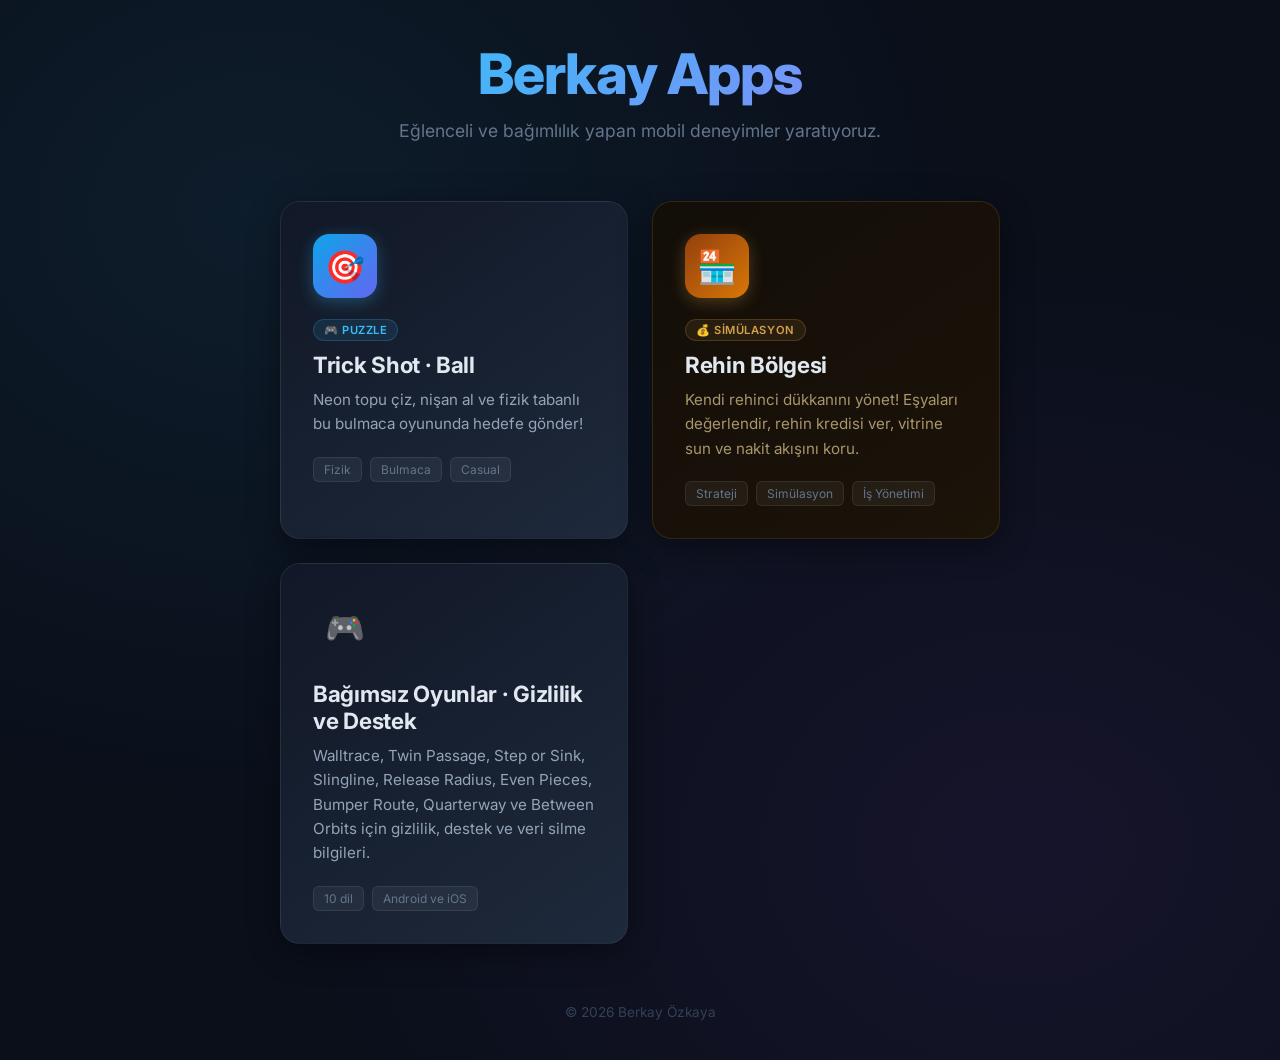
<file: index.html>
<!DOCTYPE html>
<html lang="tr">
<head>
    <meta charset="UTF-8">
    <meta name="viewport" content="width=device-width, initial-scale=1.0">
    <title>Berkay Apps</title>
    <meta name="description" content="Berkay Apps tarafından geliştirilen mobil oyunlar. Eğlenceli ve bağımlılık yapan deneyimler.">
    <link rel="preconnect" href="https://fonts.googleapis.com">
    <link href="https://fonts.googleapis.com/css2?family=Inter:wght@400;600;700;800&display=swap" rel="stylesheet">
    <style>
        * {
            margin: 0;
            padding: 0;
            box-sizing: border-box;
        }

        body {
            font-family: 'Inter', 'Segoe UI', Tahoma, Geneva, Verdana, sans-serif;
            background-color: #0a0f1a;
            color: #f8fafc;
            min-height: 100vh;
            display: flex;
            flex-direction: column;
            align-items: center;
            justify-content: center;
            padding: 40px 20px;
            background-image:
                radial-gradient(ellipse at 20% 20%, rgba(56, 189, 248, 0.08) 0%, transparent 50%),
                radial-gradient(ellipse at 80% 80%, rgba(168, 85, 247, 0.08) 0%, transparent 50%);
        }

        header {
            text-align: center;
            margin-bottom: 60px;
        }

        h1 {
            font-size: clamp(2rem, 5vw, 3.5rem);
            font-weight: 800;
            background: linear-gradient(135deg, #38bdf8, #818cf8);
            -webkit-background-clip: text;
            -webkit-text-fill-color: transparent;
            background-clip: text;
            margin-bottom: 12px;
            letter-spacing: -1px;
        }

        header p {
            font-size: 1.1rem;
            color: #64748b;
            max-width: 500px;
            margin: 0 auto;
        }

        .apps-grid {
            display: grid;
            grid-template-columns: repeat(auto-fit, minmax(300px, 1fr));
            gap: 24px;
            width: 100%;
            max-width: 720px;
        }

        .app-card {
            background: linear-gradient(145deg, #111827, #1e293b);
            padding: 32px;
            border-radius: 20px;
            box-shadow: 0 8px 32px rgba(0, 0, 0, 0.4);
            border: 1px solid rgba(255, 255, 255, 0.06);
            transition: transform 0.3s ease, box-shadow 0.3s ease, border-color 0.3s ease;
            position: relative;
            overflow: hidden;
            text-decoration: none;
            display: block;
            cursor: pointer;
        }

        .app-card::before {
            content: '';
            position: absolute;
            top: 0;
            left: 0;
            right: 0;
            height: 2px;
            background: linear-gradient(90deg, transparent, var(--accent-color, #38bdf8), transparent);
            opacity: 0;
            transition: opacity 0.3s ease;
        }

        .app-card:hover {
            transform: translateY(-6px);
            box-shadow: 0 20px 48px rgba(0, 0, 0, 0.5);
            border-color: var(--accent-color, #38bdf8);
        }

        .app-card:hover::before {
            opacity: 1;
        }

        .app-card.trick-shot {
            --accent-color: #38bdf8;
        }

        .app-card.rehin {
            --accent-color: #d4a04a;
            background: linear-gradient(145deg, #120e08, #1c1309);
            border-color: rgba(212, 160, 74, 0.15);
        }

        .app-icon {
            width: 64px;
            height: 64px;
            border-radius: 16px;
            display: flex;
            align-items: center;
            justify-content: center;
            font-size: 32px;
            margin-bottom: 20px;
        }

        .trick-shot .app-icon {
            background: linear-gradient(135deg, #0ea5e9, #6366f1);
            box-shadow: 0 4px 16px rgba(56, 189, 248, 0.3);
        }

        .rehin .app-icon {
            background: linear-gradient(135deg, #92400e, #d97706);
            box-shadow: 0 4px 16px rgba(212, 160, 74, 0.3);
        }

        .app-badge {
            display: inline-flex;
            align-items: center;
            gap: 4px;
            font-size: 0.7rem;
            font-weight: 600;
            letter-spacing: 0.05em;
            text-transform: uppercase;
            padding: 3px 10px;
            border-radius: 20px;
            margin-bottom: 10px;
        }

        .trick-shot .app-badge {
            background: rgba(56, 189, 248, 0.1);
            color: #38bdf8;
            border: 1px solid rgba(56, 189, 248, 0.2);
        }

        .rehin .app-badge {
            background: rgba(212, 160, 74, 0.1);
            color: #d4a04a;
            border: 1px solid rgba(212, 160, 74, 0.2);
        }

        .app-title {
            font-size: 1.4rem;
            font-weight: 700;
            margin-bottom: 10px;
            color: #e2e8f0;
            letter-spacing: -0.3px;
        }

        .app-desc {
            color: #94a3b8;
            font-size: 0.95rem;
            line-height: 1.6;
            margin-bottom: 20px;
        }

        .rehin .app-desc {
            color: #a8956b;
        }

        .app-tags {
            display: flex;
            flex-wrap: wrap;
            gap: 8px;
        }

        .tag {
            font-size: 0.75rem;
            padding: 4px 10px;
            border-radius: 6px;
            background: rgba(255,255,255,0.05);
            color: #64748b;
            border: 1px solid rgba(255,255,255,0.08);
        }

        footer {
            margin-top: 60px;
            text-align: center;
            color: #334155;
            font-size: 0.85rem;
        }

        footer a {
            color: #475569;
            text-decoration: none;
            transition: color 0.2s;
        }

        footer a:hover {
            color: #94a3b8;
        }
    </style>
</head>
<body>

    <header>
        <h1>Berkay Apps</h1>
        <p>Eğlenceli ve bağımlılık yapan mobil deneyimler yaratıyoruz.</p>
    </header>

    <div class="apps-grid">

        <!-- Trick Shot -->
        <div class="app-card trick-shot">
            <div class="app-icon">🎯</div>
            <div class="app-badge">🎮 Puzzle</div>
            <div class="app-title">Trick Shot · Ball</div>
            <div class="app-desc">Neon topu çiz, nişan al ve fizik tabanlı bu bulmaca oyununda hedefe gönder!</div>
            <div class="app-tags">
                <span class="tag">Fizik</span>
                <span class="tag">Bulmaca</span>
                <span class="tag">Casual</span>
            </div>
        </div>

        <!-- Rehin Bölgesi -->
        <a href="https://berkayozkya.github.io/pawn/" class="app-card rehin">
            <div class="app-icon">🏪</div>
            <div class="app-badge">💰 Simülasyon</div>
            <div class="app-title">Rehin Bölgesi</div>
            <div class="app-desc">Kendi rehinci dükkanını yönet! Eşyaları değerlendir, rehin kredisi ver, vitrine sun ve nakit akışını koru.</div>
            <div class="app-tags">
                <span class="tag">Strateji</span>
                <span class="tag">Simülasyon</span>
                <span class="tag">İş Yönetimi</span>
            </div>
        </a>

        <a href="./arcade-privacy/" class="app-card">
            <div class="app-icon" aria-hidden="true">🎮</div>
            <div class="app-title">Bağımsız Oyunlar · Gizlilik ve Destek</div>
            <div class="app-desc">Walltrace, Twin Passage, Step or Sink, Slingline, Release Radius, Even Pieces, Bumper Route, Quarterway ve Between Orbits için gizlilik, destek ve veri silme bilgileri.</div>
            <div class="app-tags"><span class="tag">10 dil</span><span class="tag">Android ve iOS</span></div>
        </a>
    </div>

    <footer>
        <p>© 2026 Berkay Özkaya</p>
    </footer>

</body>
</html>
</file>
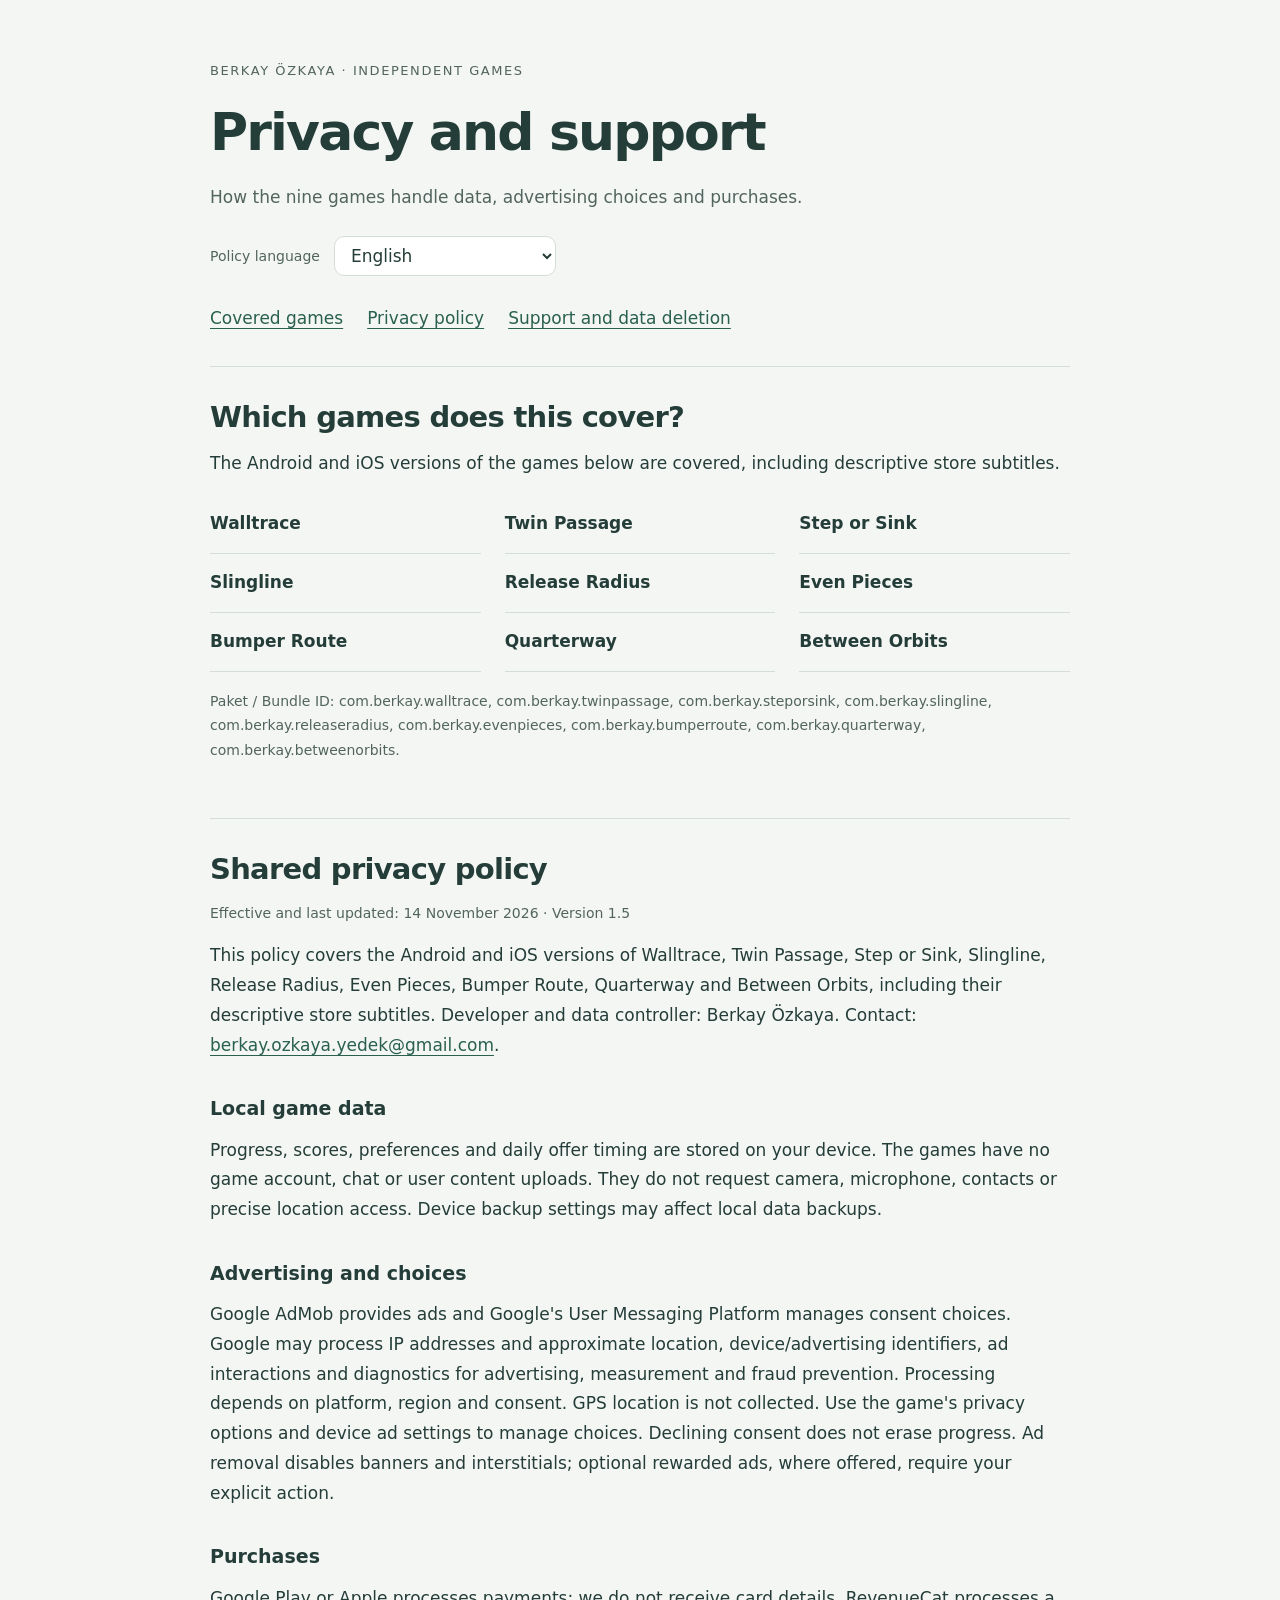
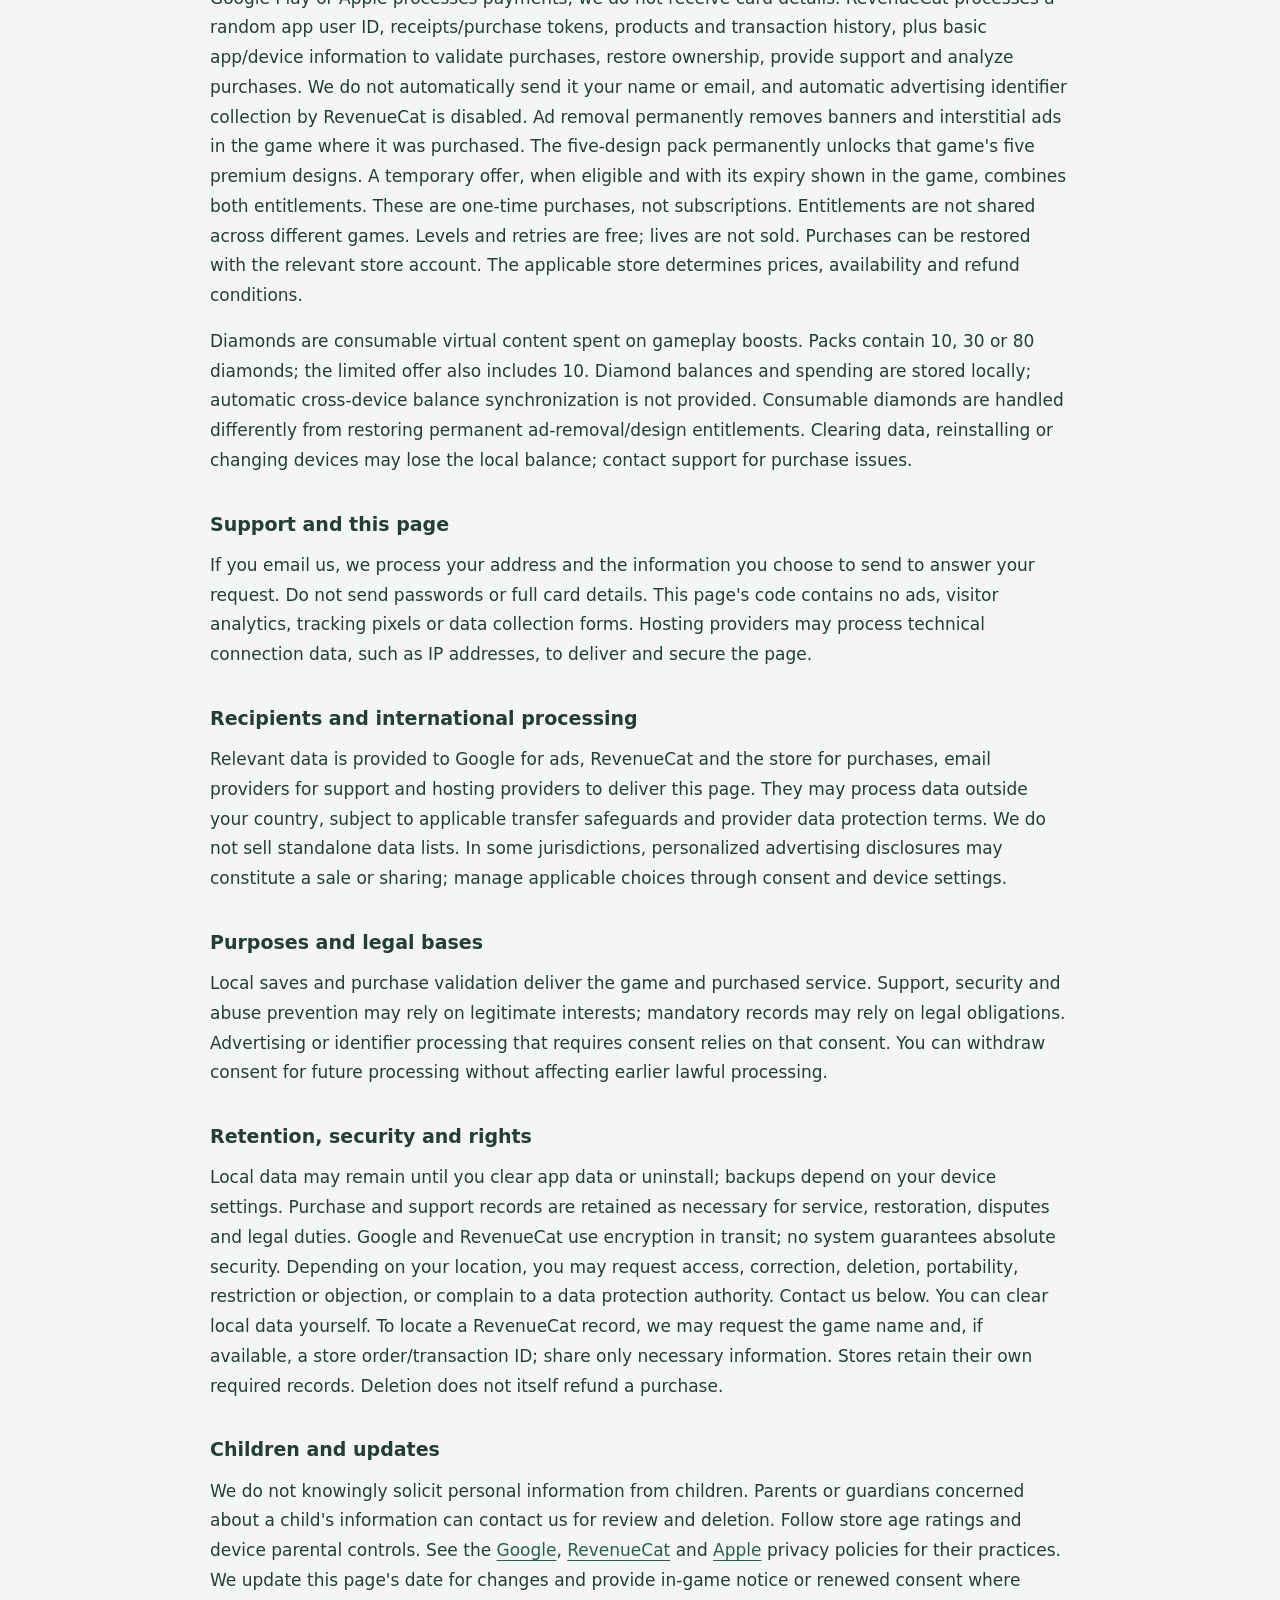
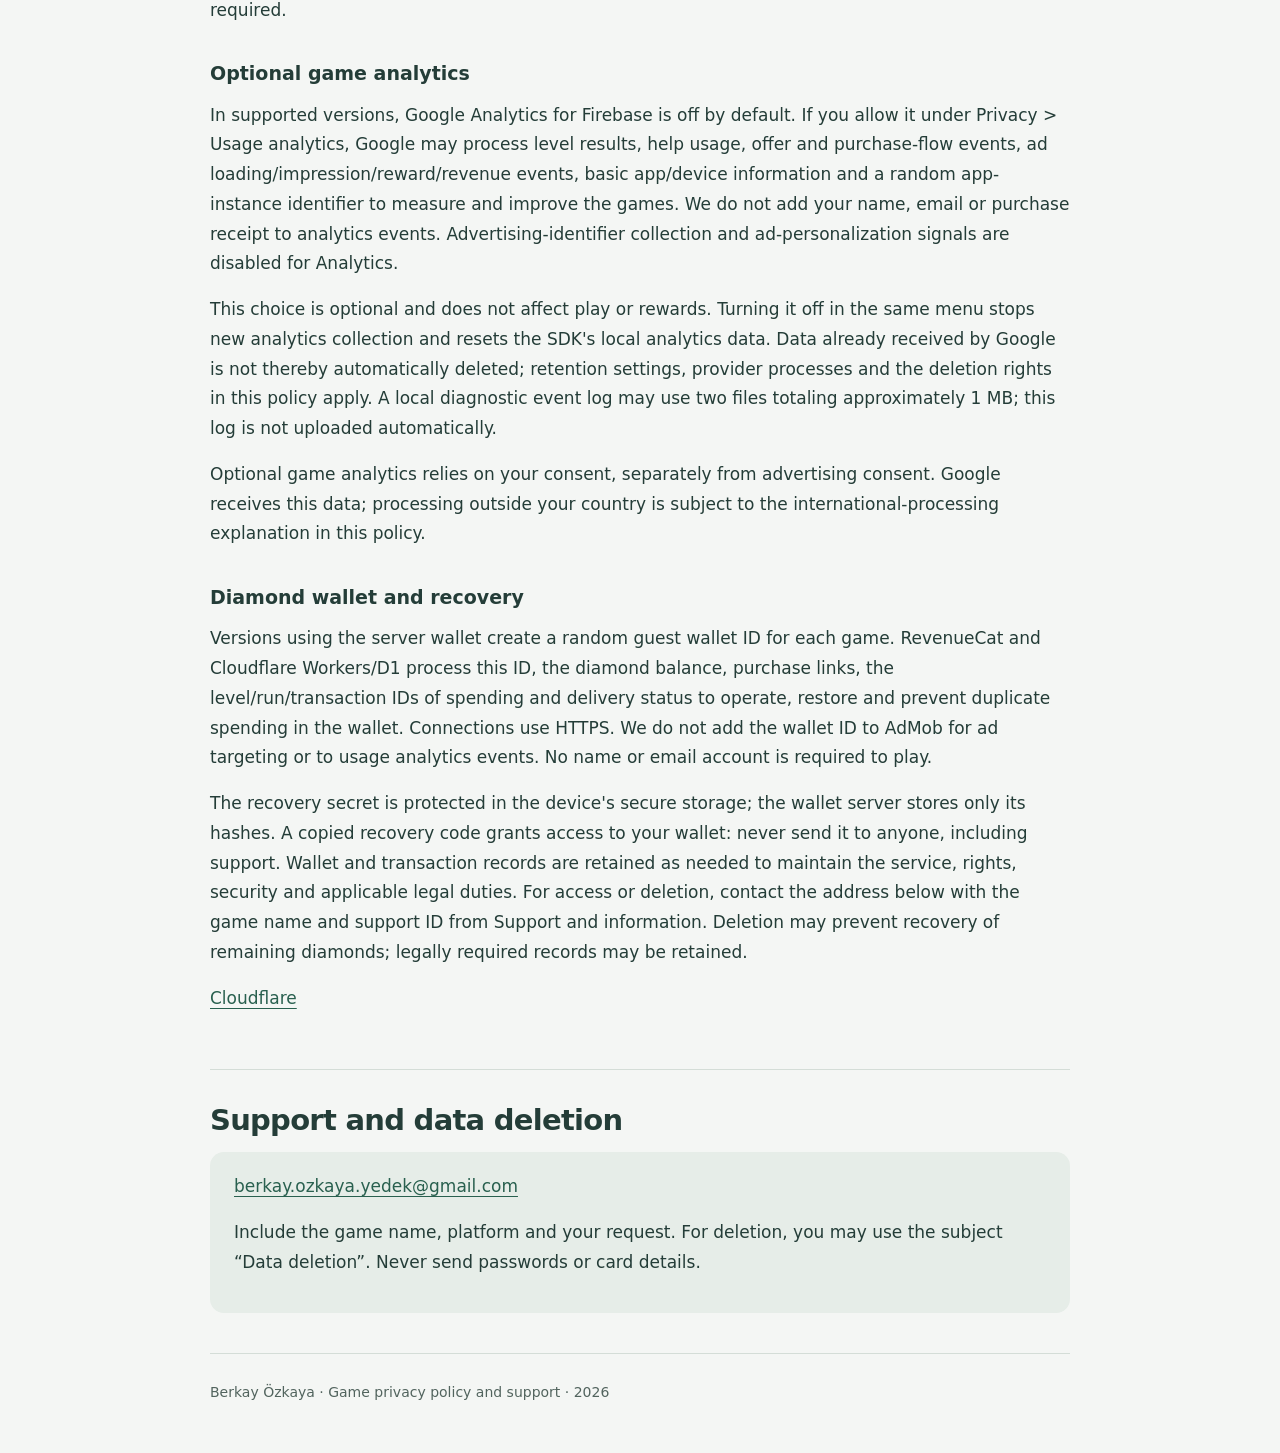
<file: arcade-privacy/index.html>
<!doctype html>
<html lang="tr">
<meta charset="utf-8">
<meta name="viewport" content="width=device-width,initial-scale=1">
<link rel="canonical" href="https://berkayozkya.github.io/arcade-privacy/">
<meta name="description" content="Berkay Özkaya'nın dokuz bağımsız oyunu için ortak gizlilik politikası ve destek bilgileri. Shared game privacy policy and support.">
<title>Gizlilik ve Destek · Berkay Özkaya</title>
<style>
:root{color-scheme:light;--paper:#f4f6f4;--ink:#243d38;--muted:#52645e;--line:#d4ddd7;--accent:#29604f}*{box-sizing:border-box}html{scroll-behavior:smooth;scroll-padding-top:24px}body{margin:0;background:var(--paper);color:var(--ink);font:17px/1.75 system-ui,-apple-system,BlinkMacSystemFont,"Segoe UI",sans-serif}a{color:var(--accent);text-underline-offset:4px}a:focus-visible{outline:3px solid #bc6e3b;outline-offset:5px}header,main,footer{width:min(860px,calc(100% - 40px));margin:auto}header{padding:60px 0 32px}header p{max-width:600px;color:var(--muted)}.eyebrow{font-size:13px;letter-spacing:.12em;text-transform:uppercase;color:var(--muted)}h1{font-size:clamp(32px,6vw,52px);line-height:1.15;letter-spacing:-.035em;margin:20px 0}h2{font-size:29px;line-height:1.3;letter-spacing:-.025em;margin:0 0 12px}h3{font-size:19px;margin:32px 0 10px}p{margin:0 0 16px}nav{display:flex;flex-wrap:wrap;gap:8px 24px;margin-top:28px}section{border-top:1px solid var(--line);padding:32px 0 40px}.apps{display:grid;grid-template-columns:repeat(3,1fr);gap:0 24px;list-style:none;padding:0}.apps li{padding:14px 0;border-bottom:1px solid var(--line)}.apps small{display:block;color:var(--muted);font-size:13px}.note{padding:20px 24px;background:#e6ede8;border-radius:14px}.meta{font-size:14px;color:var(--muted)}ul,ol{padding-left:24px}footer{border-top:1px solid var(--line);padding:26px 0 48px;font-size:14px;color:var(--muted)}@media(max-width:600px){header{padding-top:34px}.apps{grid-template-columns:1fr 1fr}body{font-size:16px}nav{gap:10px 18px}}@media(prefers-reduced-motion:reduce){html{scroll-behavior:auto}}

body{overflow-wrap:break-word}h1,h2{text-wrap:balance;overflow-wrap:anywhere}.language-picker{display:flex;align-items:center;gap:14px;flex-wrap:wrap;margin-top:24px}.language-picker label{font-size:14px;color:var(--muted)}select{font:inherit;color:var(--ink);background:white;border:1px solid var(--line);border-radius:10px;padding:8px 36px 8px 12px;max-width:100%}select:focus-visible{outline:3px solid #bc6e3b;outline-offset:3px}[hidden]{display:none!important}.meta{overflow-wrap:anywhere}body:not([data-locale="tr"]) .apps small{display:none}
</style>
<header>
 <div class="eyebrow">Berkay Özkaya · <span data-ui="10">Bağımsız oyunlar</span></div>
 <h1 data-ui="0">Gizlilik ve destek</h1>
 <p data-ui="1">Dokuz oyunun verilerini, reklam tercihlerini ve satın alımlarını açıklıyoruz.</p>
<div class="language-picker"><label for="policy-language" data-ui="9">Politika dili</label><select id="policy-language"><option value="tr">Türkçe</option><option value="en">English</option><option value="fr">Français</option><option value="it">Italiano</option><option value="de">Deutsch</option><option value="es">Español</option><option value="zh-CN">简体中文</option><option value="ja">日本語</option><option value="ko">한국어</option><option value="pt-BR">Português (Brasil)</option></select></div>
<nav aria-label="Sayfa bölümleri / Page sections"><a href="#oyunlar" data-ui="4">Kapsanan oyunlar</a><a href="#gizlilik" id="current-policy-link" data-ui="5">Gizlilik politikası</a><a href="#destek" data-ui="6">Destek ve veri silme</a></nav>
</header>
<main>
<section id="oyunlar" aria-labelledby="oyun-baslik">
 <h2 id="oyun-baslik" data-ui="2">Bu politika hangi oyunlar için?</h2>
 <p data-ui="3">Aşağıdaki oyunların Android ve iOS sürümleri ile mağazadaki açıklayıcı alt başlıkları kapsanır.</p>
 <ul class="apps">
  <li><strong>Walltrace</strong><small lang="tr">Duvar Hafızası</small></li><li><strong>Twin Passage</strong><small lang="tr">Çifte Kapı</small></li><li><strong>Step or Sink</strong><small lang="tr">Durursan Çöker</small></li>
  <li><strong>Slingline</strong><small lang="tr">Tek Yay</small></li><li><strong>Release Radius</strong><small lang="tr">Bırakınca Topla</small></li><li><strong>Even Pieces</strong><small lang="tr">Kalan Pay</small></li>
  <li><strong>Bumper Route</strong><small lang="tr">Tek Tampon</small></li><li><strong>Quarterway</strong><small lang="tr">Tek Dönüş</small></li><li><strong>Between Orbits</strong><small lang="tr">İçerisi / Dışarısı</small></li>
 </ul>
 <p class="meta">Paket / Bundle ID: com.berkay.walltrace, com.berkay.twinpassage, com.berkay.steporsink, com.berkay.slingline, com.berkay.releaseradius, com.berkay.evenpieces, com.berkay.bumperroute, com.berkay.quarterway, com.berkay.betweenorbits.</p>
</section>
<section class="policy" lang="tr" id="gizlilik" aria-labelledby="politika-baslik">
 <h2 id="politika-baslik">Ortak gizlilik politikası</h2>
 <p class="meta">Son güncelleme ve yürürlük tarihi: 14 Kasım 2026 · Sürüm 1.5</p>
 <p>Geliştirici ve bu oyunlar bakımından veri sorumlusu Berkay Özkaya'dır. İletişim: <a href="mailto:berkay.ozkaya.yedek@gmail.com">berkay.ozkaya.yedek@gmail.com</a>. Bu politika, oyunları ve bu destek sayfasını kullanırken verilerin nasıl işlendiğini açıklar.</p>
 <h3>1. Oyun kayıtları ve izinler</h3>
 <p>Bölüm ilerlemesi, rekorlar, tercihler ve günlük teklif süresi cihazınızda saklanır. Bu oyunlarda oyun hesabı, sohbet veya kullanıcı içeriği yükleme özelliği bulunmaz. Kamera, mikrofon, kişiler veya hassas konum izni istenmez. İşletim sisteminizin yedekleme ayarları yerel verilerin yedeklenmesini etkileyebilir.</p>
 <h3>2. Reklamlar</h3>
 <p>Reklam sunumu için Google AdMob ve izin tercihleri için Google User Messaging Platform kullanılır. Google; IP adresi ve buna dayalı yaklaşık konum, cihaz/reklam tanımlayıcıları, reklam etkileşimleri ve tanılama verilerini reklam, ölçüm ve dolandırıcılığı önleme amacıyla işleyebilir. Kullanılan veriler platforma, bölgeye ve izin tercihlerinize bağlıdır. GPS konumu toplanmaz.</p>
 <p>Gerekli bölgelerde reklam izni seçenekleri gösterilir. Oyun içindeki “Gizlilik seçenekleri” ve cihazınızın reklam ayarları üzerinden tercihlerinizi yönetebilirsiniz. İzin vermemek oyun ilerlemesini silmez. Reklamsız satın alımı banner ve bölüm arası reklamları kaldırır; isteğe bağlı ödüllü reklam sunulan sürümlerde bu reklam yalnız oyuncunun açık eylemiyle başlar.</p>
 <h3>3. Satın alımlar</h3>
 <p>Ödemeyi Google Play veya Apple App Store işler; kart bilgilerinizi almayız. RevenueCat, rastgele uygulama kullanıcı kimliği, mağaza makbuzu/satın alma belirteci, ürün ve işlem geçmişi ile temel uygulama/cihaz bilgilerini satın alım doğrulaması, sahipliğin geri yüklenmesi, destek ve satın alım analizi için işler. RevenueCat'e adınız veya e-posta adresiniz otomatik olarak gönderilmez; reklam tanımlayıcılarının RevenueCat tarafından otomatik toplanması kapalıdır.</p>
 <p>Reklamsız ürün, satın alındığı oyunda banner ve geçiş reklamlarını kalıcı olarak kaldırır. Beşli tasarım paketi aynı oyunun beş premium tasarımını kalıcı olarak açar. Uygunluğu ve bitiş süresi oyun içinde gösterilen geçici teklif, bu iki hakkı birlikte sunar. Bunlar tek seferlik satın alımlardır; abonelik değildir. Haklar farklı oyunlar arasında paylaşılmaz. Bölümler ve tekrar denemeler ücretsizdir; can satışı yoktur. Satın alımları ilgili mağaza hesabıyla geri yükleyebilirsiniz. Geçerli fiyat, uygunluk ve iade koşulları ilgili mağazaya tabidir.</p><p>Elmaslar, oyun avantajlarında harcanan tüketilebilir sanal içeriktir. 10, 30 veya 80 elmas satın alınabilir; geçici teklif 10 elmas da içerir. Elmas bakiyesi ve harcamalar cihazdaki kayıtta tutulur; otomatik cihazlar arası bakiye eşitlemesi sunulmaz. Tüketilebilir elmasların durumu, kalıcı reklamsız/tasarım haklarını geri yüklemekten farklıdır. Silme, yeniden kurulum veya cihaz değişiminde yerel bakiye kaybolabilir; satın alma sorunları için destek adresine başvurabilirsiniz.</p>
 <h3>4. Destek ve bu internet sayfası</h3>
 <p>Bize e-posta gönderirseniz adresinizi ve iletinizde paylaştığınız bilgileri talebinizi yanıtlamak için işleriz. Parola veya tam kart bilgisi göndermeyin. Bu sayfanın kodunda reklam, ziyaretçi analitiği, takip pikseli veya veri toplama formu bulunmaz. Barındırma hizmeti, sayfayı sunmak ve güvenliğini sağlamak için IP adresi gibi teknik bağlantı verilerini işleyebilir.</p>
 <h3>5. Paylaşım ve yurt dışına aktarım</h3>
 <p>Veriler; reklam hizmeti için Google'a, satın alım hizmeti için RevenueCat ve ilgili mağazaya, destek iletileri için e-posta hizmet sağlayıcısına ve sayfayı sunmak için barındırma sağlayıcısına aktarılabilir. Bu hizmetler verileri ülkeniz dışında da işleyebilir. Uygulanabilir hukukun gerektirdiği aktarım güvenceleri ve sağlayıcıların veri koruma koşulları geçerlidir. Verileri bağımsız bir veri listesi olarak satmayız. Bazı bölgelerde reklam tanımlayıcılarının kişiselleştirilmiş reklam için aktarımı “satış/paylaşım” sayılabilir; ilgili tercihleri izin ekranından ve cihaz ayarlarından yönetebilirsiniz.</p>
 <h3>6. İşleme amaçları ve hukuki dayanaklar</h3>
 <p>Yerel kayıt ve satın alım doğrulaması oyunun ve satın aldığınız hizmetin sağlanması içindir. Destek, güvenlik ve kötüye kullanımın önlenmesi meşru menfaatlerimize; zorunlu kayıtlar hukuki yükümlülüklere dayanabilir. İzin gerektiren reklam ve tanımlayıcı işlemleri için izin alınır. İzninizi ileriye dönük geri çekebilirsiniz; bu, önceki işlemenin hukuka uygunluğunu etkilemez.</p>
 <h3>7. Saklama ve güvenlik</h3>
 <p>Yerel kayıtlar uygulama verilerini temizleyene veya oyunu kaldırana kadar cihazda kalabilir; yedekler cihaz ayarlarınıza bağlıdır. Satın alım ve destek kayıtları hizmet, geri yükleme, uyuşmazlık çözümü ve yasal yükümlülükler için gerektiği ölçüde tutulur. Google ve RevenueCat bağlantılarında aktarım şifrelemesi kullanılır. Hiçbir sistem mutlak güvenlik garantisi vermez.</p>
 <h3>8. Haklarınız ve silme talepleri</h3>
 <p>Bulunduğunuz yere göre erişim, düzeltme, silme, taşınabilirlik, itiraz, işlemeyi kısıtlama veya yetkili veri koruma kurumuna şikâyet hakkınız olabilir. Taleplerinizi aşağıdaki destek adresine iletebilirsiniz. Yerel kayıtları cihazınızdan silebilirsiniz. RevenueCat'teki kaydınızın bulunması için oyun adı ve varsa mağaza sipariş/işlem kimliği istenebilir; yalnız gerekli bilgileri paylaşın. Mağazanın zorunlu işlem kayıtları ayrı politikalara tabidir. Veri silme talebi tek başına satın alımı iade etmez.</p>
 <h3>9. Çocukların gizliliği</h3>
 <p>Çocuklardan bilerek kişisel bilgi istemeyiz. Ebeveyn veya vasi olarak bir çocuğa ait bilgilerin işlendiğini düşünüyorsanız silme ve inceleme talebi için bize ulaşın. Mağazadaki yaş derecelendirmesini ve cihazın ebeveyn kontrollerini dikkate alın.</p>
 <h3>10. Sağlayıcı politikaları ve güncellemeler</h3>
 <p><a href="https://policies.google.com/privacy">Google gizlilik politikası</a>, <a href="https://www.revenuecat.com/privacy">RevenueCat gizlilik politikası</a> ve <a href="https://www.apple.com/legal/privacy/">Apple gizlilik politikası</a>, bu sağlayıcıların kendi işlemlerini açıklar. Önemli değişikliklerde bu sayfanın tarihini günceller, gerektiğinde oyun içinde bildirim veya yeni izin sunarız.</p>
<h3>İsteğe bağlı oyun analizi</h3><p>Destekleyen sürümlerde Google Analytics for Firebase başlangıçta kapalıdır. Gizlilik &gt; Kullanım analizi bölümünde izin verirseniz bölüm sonuçları, yardım kullanımı, teklif ve satın alım akışı olayları, reklam yükleme/gösterim/ödül/gelir olayları, temel uygulama/cihaz bilgileri ve rastgele uygulama örneği kimliği Google tarafından oyunları geliştirmek ve ölçmek için işlenebilir. Analiz olaylarına adınız, e-postanız veya satın alım fişiniz eklenmez. Analytics için reklam kimliği toplama ve reklam kişiselleştirme sinyalleri kapalıdır.</p><p>Bu tercih isteğe bağlıdır; oyun ve ödüller etkilenmez. Aynı menüden kapattığınızda yeni analiz toplama durdurulur ve SDK&#x27;nin yerel analiz verileri sıfırlanır. Önceden Google&#x27;a ulaşan veriler otomatik olarak silinmiş sayılmaz; saklama ayarları, sağlayıcı süreçleri ve bu politikadaki silme hakları geçerlidir. Reklam/yardım tanılaması için cihazda iki dosyayla sınırlı, toplam yaklaşık 1 MB&#x27;lık yerel olay günlüğü tutulabilir; bu günlük otomatik olarak yüklenmez.</p><p>İsteğe bağlı oyun analizi için işleme dayanağı verdiğiniz izindir; bu tercih reklam izinlerinden ayrıdır. Bu verilerin alıcısı Google&#x27;dır ve yurt dışında işlenmeleri bu politikanın aktarım açıklamalarına tabidir.</p><h3>Elmas cüzdanı ve kurtarma</h3><p>Sunucu cüzdanını kullanan sürümlerde her oyun için rastgele bir misafir cüzdan kimliği oluşturulur. Bu kimlik, elmas bakiyesi, satın alma bağlantıları, harcamanın bölüm/deneme/işlem kimlikleri ve teslim durumu; cüzdanı çalıştırmak, çift harcamayı önlemek ve geri yüklemek için RevenueCat ve Cloudflare Workers/D1 tarafından işlenir. Bağlantılar HTTPS kullanır. Cüzdan kimliğini reklam hedefleme amacıyla AdMob&#x27;a veya kullanım analizi olaylarına eklemeyiz. Ad veya e-posta ile oyun hesabı açmanız gerekmez.</p><p>Kurtarma sırrı cihazın güvenli deposunda korunur; cüzdan sunucusu yalnız özetlerini saklar. Kopyaladığınız kurtarma kodu cüzdanınıza erişim verir: kimseye, destek ekibine dahi göndermeyin. Cüzdan ve işlem kayıtları hizmeti, hakları, güvenliği ve geçerli yasal yükümlülükleri sürdürmek için gerekli olduğu sürece tutulur. Erişim veya silme talebi için oyun adı ve Destek ve bilgiler ekranındaki destek kimliğiyle aşağıdaki adrese ulaşın. Silme, kalan elmasların kurtarılmasını engelleyebilir; kanunen tutulması gereken kayıtlar saklanabilir.</p><p><a href="https://www.cloudflare.com/privacypolicy/">Cloudflare</a></p></section>
<section class="policy" id="privacy" lang="en" aria-labelledby="english-title">
 <h2 id="english-title">Shared privacy policy</h2>
 <p class="meta">Effective and last updated: 14 November 2026 · Version 1.5</p>
 <p>This policy covers the Android and iOS versions of Walltrace, Twin Passage, Step or Sink, Slingline, Release Radius, Even Pieces, Bumper Route, Quarterway and Between Orbits, including their descriptive store subtitles. Developer and data controller: Berkay Özkaya. Contact: <a href="mailto:berkay.ozkaya.yedek@gmail.com">berkay.ozkaya.yedek@gmail.com</a>.</p>
 <h3>Local game data</h3>
 <p>Progress, scores, preferences and daily offer timing are stored on your device. The games have no game account, chat or user content uploads. They do not request camera, microphone, contacts or precise location access. Device backup settings may affect local data backups.</p>
 <h3>Advertising and choices</h3>
 <p>Google AdMob provides ads and Google's User Messaging Platform manages consent choices. Google may process IP addresses and approximate location, device/advertising identifiers, ad interactions and diagnostics for advertising, measurement and fraud prevention. Processing depends on platform, region and consent. GPS location is not collected. Use the game's privacy options and device ad settings to manage choices. Declining consent does not erase progress. Ad removal disables banners and interstitials; optional rewarded ads, where offered, require your explicit action.</p>
 <h3>Purchases</h3>
 <p>Google Play or Apple processes payments; we do not receive card details. RevenueCat processes a random app user ID, receipts/purchase tokens, products and transaction history, plus basic app/device information to validate purchases, restore ownership, provide support and analyze purchases. We do not automatically send it your name or email, and automatic advertising identifier collection by RevenueCat is disabled. Ad removal permanently removes banners and interstitial ads in the game where it was purchased. The five-design pack permanently unlocks that game&#x27;s five premium designs. A temporary offer, when eligible and with its expiry shown in the game, combines both entitlements. These are one-time purchases, not subscriptions. Entitlements are not shared across different games. Levels and retries are free; lives are not sold. Purchases can be restored with the relevant store account. The applicable store determines prices, availability and refund conditions.</p><p>Diamonds are consumable virtual content spent on gameplay boosts. Packs contain 10, 30 or 80 diamonds; the limited offer also includes 10. Diamond balances and spending are stored locally; automatic cross-device balance synchronization is not provided. Consumable diamonds are handled differently from restoring permanent ad-removal/design entitlements. Clearing data, reinstalling or changing devices may lose the local balance; contact support for purchase issues.</p>
 <h3>Support and this page</h3>
 <p>If you email us, we process your address and the information you choose to send to answer your request. Do not send passwords or full card details. This page's code contains no ads, visitor analytics, tracking pixels or data collection forms. Hosting providers may process technical connection data, such as IP addresses, to deliver and secure the page.</p>
 <h3>Recipients and international processing</h3>
 <p>Relevant data is provided to Google for ads, RevenueCat and the store for purchases, email providers for support and hosting providers to deliver this page. They may process data outside your country, subject to applicable transfer safeguards and provider data protection terms. We do not sell standalone data lists. In some jurisdictions, personalized advertising disclosures may constitute a sale or sharing; manage applicable choices through consent and device settings.</p>
 <h3>Purposes and legal bases</h3>
 <p>Local saves and purchase validation deliver the game and purchased service. Support, security and abuse prevention may rely on legitimate interests; mandatory records may rely on legal obligations. Advertising or identifier processing that requires consent relies on that consent. You can withdraw consent for future processing without affecting earlier lawful processing.</p>
 <h3>Retention, security and rights</h3>
 <p>Local data may remain until you clear app data or uninstall; backups depend on your device settings. Purchase and support records are retained as necessary for service, restoration, disputes and legal duties. Google and RevenueCat use encryption in transit; no system guarantees absolute security. Depending on your location, you may request access, correction, deletion, portability, restriction or objection, or complain to a data protection authority. Contact us below. You can clear local data yourself. To locate a RevenueCat record, we may request the game name and, if available, a store order/transaction ID; share only necessary information. Stores retain their own required records. Deletion does not itself refund a purchase.</p>
 <h3>Children and updates</h3>
 <p>We do not knowingly solicit personal information from children. Parents or guardians concerned about a child's information can contact us for review and deletion. Follow store age ratings and device parental controls. See the <a href="https://policies.google.com/privacy">Google</a>, <a href="https://www.revenuecat.com/privacy">RevenueCat</a> and <a href="https://www.apple.com/legal/privacy/">Apple</a> privacy policies for their practices. We update this page's date for changes and provide in-game notice or renewed consent where required.</p>
<h3>Optional game analytics</h3><p>In supported versions, Google Analytics for Firebase is off by default. If you allow it under Privacy &gt; Usage analytics, Google may process level results, help usage, offer and purchase-flow events, ad loading/impression/reward/revenue events, basic app/device information and a random app-instance identifier to measure and improve the games. We do not add your name, email or purchase receipt to analytics events. Advertising-identifier collection and ad-personalization signals are disabled for Analytics.</p><p>This choice is optional and does not affect play or rewards. Turning it off in the same menu stops new analytics collection and resets the SDK&#x27;s local analytics data. Data already received by Google is not thereby automatically deleted; retention settings, provider processes and the deletion rights in this policy apply. A local diagnostic event log may use two files totaling approximately 1 MB; this log is not uploaded automatically.</p><p>Optional game analytics relies on your consent, separately from advertising consent. Google receives this data; processing outside your country is subject to the international-processing explanation in this policy.</p><h3>Diamond wallet and recovery</h3><p>Versions using the server wallet create a random guest wallet ID for each game. RevenueCat and Cloudflare Workers/D1 process this ID, the diamond balance, purchase links, the level/run/transaction IDs of spending and delivery status to operate, restore and prevent duplicate spending in the wallet. Connections use HTTPS. We do not add the wallet ID to AdMob for ad targeting or to usage analytics events. No name or email account is required to play.</p><p>The recovery secret is protected in the device&#x27;s secure storage; the wallet server stores only its hashes. A copied recovery code grants access to your wallet: never send it to anyone, including support. Wallet and transaction records are retained as needed to maintain the service, rights, security and applicable legal duties. For access or deletion, contact the address below with the game name and support ID from Support and information. Deletion may prevent recovery of remaining diamonds; legally required records may be retained.</p><p><a href="https://www.cloudflare.com/privacypolicy/">Cloudflare</a></p></section>
<section class="policy" id="policy-fr" lang="fr" aria-labelledby="title-fr">
<h2 id="title-fr">Politique de confidentialité commune</h2>
<p class="meta">Entrée en vigueur et mise à jour : 14 novembre 2026 · Version 1.5</p>
<p>Cette politique couvre les versions Android et iOS des neuf jeux indiqués ci-dessus, y compris leurs sous-titres descriptifs en boutique. Développeur et responsable du traitement : Berkay Özkaya. Contact : <a href="mailto:berkay.ozkaya.yedek@gmail.com">berkay.ozkaya.yedek@gmail.com</a>.</p>
<h3>Données locales du jeu</h3>
<p>La progression, les scores, les préférences et la durée de l’offre quotidienne sont enregistrés sur votre appareil. Les jeux ne proposent ni compte de jeu, ni discussion, ni téléversement de contenu utilisateur. Ils ne demandent pas l’accès à la caméra, au microphone, aux contacts ou à la position précise. Les réglages de sauvegarde de l’appareil peuvent influer sur les copies des données locales.</p>
<h3>Publicité et choix</h3>
<p>Google AdMob fournit les publicités et Google User Messaging Platform gère les choix de consentement. Google peut traiter l’adresse IP et la position approximative qui en découle, les identifiants de l’appareil ou publicitaires, les interactions avec les annonces et les diagnostics à des fins de publicité, de mesure et de prévention de la fraude. Le traitement dépend de la plateforme, de la région et du consentement. La position GPS n’est pas collectée. Vous pouvez gérer vos choix dans les options de confidentialité du jeu et les réglages publicitaires de l’appareil. Refuser le consentement n’efface pas la progression. L’achat de suppression des publicités retire les bannières et les interstitiels ; les publicités récompensées facultatives, lorsqu’elles sont proposées, nécessitent votre action explicite.</p>
<h3>Achats</h3>
<p>Google Play ou Apple traite les paiements ; nous ne recevons pas les données de votre carte. RevenueCat traite un identifiant utilisateur d’application aléatoire, les reçus ou jetons d’achat, les produits et l’historique des transactions, ainsi que des informations élémentaires sur l’application et l’appareil, pour vérifier les achats, restaurer les droits, assurer l’assistance et analyser les achats. Nous ne lui transmettons pas automatiquement votre nom ou votre adresse électronique. La collecte automatique des identifiants publicitaires par RevenueCat est désactivée. La suppression des publicités retire définitivement les bannières et les publicités interstitielles du jeu dans lequel elle a été achetée. Le pack de cinq thèmes débloque définitivement les cinq thèmes premium de ce jeu. Une offre temporaire, proposée selon l’éligibilité et avec une échéance affichée dans le jeu, regroupe ces deux droits. Ce sont des achats uniques, sans abonnement. Les droits ne sont pas partagés entre différents jeux. Les niveaux et les nouvelles tentatives sont gratuits ; aucune vie n’est vendue. Les achats peuvent être restaurés avec le compte de la boutique concernée. Les prix, la disponibilité et les conditions de remboursement dépendent de cette boutique.</p>
<p>Les diamants sont un contenu virtuel consommable utilisé pour les bonus. Les packs contiennent 10, 30 ou 80 diamants ; l’offre temporaire en inclut aussi 10. Solde et dépenses sont enregistrés sur l’appareil, sans synchronisation automatique entre appareils. Les consommables ne se restaurent pas comme les droits permanents de suppression des publicités ou de thèmes. Effacement des données, réinstallation ou changement d’appareil peuvent entraîner la perte du solde local ; contactez l’assistance en cas de problème d’achat.</p>
<h3>Assistance et cette page</h3>
<p>Si vous nous écrivez, nous traitons votre adresse et les informations que vous choisissez d’envoyer afin de répondre à votre demande. N’envoyez pas de mot de passe ni les données complètes d’une carte bancaire. Le code de cette page ne contient ni publicité, ni outil d’analyse des visites, ni pixel de suivi, ni formulaire de collecte. L’hébergeur peut traiter des données techniques de connexion, comme l’adresse IP, pour fournir et sécuriser la page.</p>
<h3>Destinataires et traitement international</h3>
<p>Les données pertinentes sont transmises à Google pour les publicités, à RevenueCat et à la boutique pour les achats, au fournisseur de messagerie pour l’assistance et à l’hébergeur pour cette page. Ces prestataires peuvent traiter des données hors de votre pays, sous réserve des garanties de transfert applicables et de leurs conditions de protection des données. Nous ne vendons pas de listes de données autonomes. Dans certaines juridictions, la communication de données pour la publicité personnalisée peut être considérée comme une vente ou un partage ; les choix correspondants se gèrent dans les écrans de consentement et les réglages de l’appareil.</p>
<h3>Finalités et bases juridiques</h3>
<p>Les sauvegardes locales et la vérification des achats servent à fournir le jeu et le service acheté. L’assistance, la sécurité et la prévention des abus peuvent reposer sur nos intérêts légitimes ; les enregistrements obligatoires peuvent reposer sur des obligations légales. Le consentement est recueilli pour les traitements publicitaires ou d’identifiants qui l’exigent. Vous pouvez le retirer pour l’avenir sans remettre en cause la licéité des traitements antérieurs.</p>
<h3>Conservation, sécurité et droits</h3>
<p>Les données locales peuvent rester jusqu’à l’effacement des données de l’application ou sa désinstallation ; les sauvegardes dépendent des réglages de l’appareil. Les données d’achat et d’assistance sont conservées dans la mesure nécessaire au service, à la restauration, aux litiges et aux obligations légales. Les échanges avec Google et RevenueCat sont chiffrés en transit ; aucun système ne garantit une sécurité absolue. Selon votre lieu de résidence, vous pouvez demander l’accès, la rectification, l’effacement, la portabilité, la limitation ou l’opposition au traitement, ou déposer une réclamation auprès d’une autorité de protection des données. Contactez l’adresse ci-dessus. Vous pouvez effacer vous-même les données locales. Pour retrouver un dossier RevenueCat, nous pouvons demander le nom du jeu et, si disponible, l’identifiant de commande ou de transaction de la boutique ; ne partagez que les informations nécessaires. Les boutiques conservent leurs propres enregistrements obligatoires. L’effacement ne rembourse pas automatiquement un achat.</p>
<h3>Enfants et mises à jour</h3>
<p>Nous ne sollicitons pas sciemment de renseignements personnels auprès d’enfants. Un parent ou tuteur préoccupé par le traitement des données d’un enfant peut nous contacter pour examen et suppression. Tenez compte des classifications d’âge des boutiques et du contrôle parental de l’appareil. Les politiques des prestataires ci-dessous décrivent leurs pratiques. Nous actualisons la date de cette page en cas de modification et fournissons, si nécessaire, une notification dans le jeu ou une nouvelle demande de consentement.</p>
<h3>Analyse facultative du jeu</h3>
<p>Dans les versions compatibles, Google Analytics for Firebase est désactivé par défaut. Avec votre accord dans Confidentialité &gt; Analyse d’utilisation, Google peut traiter les résultats des niveaux, l’utilisation des aides, les événements d’offre et de parcours d’achat, les chargements/affichages/récompenses/revenus publicitaires, des informations de base sur l’application et l’appareil et un identifiant aléatoire d’instance d’application pour mesurer et améliorer les jeux. Nous n’ajoutons ni nom, ni e-mail, ni reçu d’achat aux événements. La collecte d’identifiants publicitaires et les signaux de personnalisation publicitaire sont désactivés pour Analytics.</p>
<p>Ce choix est facultatif et n’affecte ni le jeu ni les récompenses. Le désactiver dans le même menu arrête la nouvelle collecte et réinitialise les données d’analyse locales du SDK. Les données déjà reçues par Google ne sont pas automatiquement effacées ; les paramètres de conservation, les procédures du fournisseur et vos droits de suppression s’appliquent. Un journal de diagnostic local peut occuper deux fichiers d’environ 1 Mo au total ; il n’est pas envoyé automatiquement.</p>
<p>L’analyse facultative du jeu repose sur votre consentement, distinct du consentement publicitaire. Google reçoit ces données ; leur traitement hors de votre pays relève des explications sur les transferts internationaux de cette politique.</p>
<h3>Portefeuille de diamants et récupération</h3>
<p>Les versions utilisant le portefeuille serveur créent un identifiant invité aléatoire par jeu. RevenueCat et Cloudflare Workers/D1 traitent cet identifiant, le solde, les liens d&#x27;achat, les identifiants de niveau, de tentative et de transaction ainsi que la livraison pour gérer et restaurer le portefeuille et empêcher les doubles dépenses. Les connexions utilisent HTTPS. Cet identifiant n&#x27;est ajouté ni à AdMob pour le ciblage publicitaire ni aux événements d&#x27;analyse d&#x27;utilisation. Aucun compte nominatif ou e-mail n&#x27;est requis pour jouer.</p>
<p>Le secret de récupération est protégé dans le stockage sécurisé du téléphone ; le serveur n&#x27;en conserve que des empreintes. Le code copié donne accès au portefeuille : ne l&#x27;envoyez à personne, même à l&#x27;assistance. Les dossiers sont conservés selon les besoins du service, des droits, de la sécurité et des obligations légales. Pour un accès ou une suppression, écrivez ci-dessous avec le jeu et l&#x27;identifiant d&#x27;assistance de l&#x27;écran Assistance et informations. La suppression peut empêcher de récupérer les diamants restants ; les dossiers légalement requis peuvent être conservés.</p>
<p><a href="https://www.cloudflare.com/privacypolicy/">Cloudflare</a></p>
<p class="meta"><a href="https://policies.google.com/privacy">Google</a> · <a href="https://www.revenuecat.com/privacy">RevenueCat</a> · <a href="https://www.apple.com/legal/privacy/">Apple</a></p></section>
<section class="policy" id="policy-it" lang="it" aria-labelledby="title-it">
<h2 id="title-it">Informativa sulla privacy comune</h2>
<p class="meta">Data di efficacia e ultimo aggiornamento: 14 novembre 2026 · Versione 1.5</p>
<p>Questa informativa riguarda le versioni Android e iOS dei nove giochi elencati sopra, compresi i sottotitoli descrittivi negli store. Sviluppatore e titolare del trattamento: Berkay Özkaya. Contatto: <a href="mailto:berkay.ozkaya.yedek@gmail.com">berkay.ozkaya.yedek@gmail.com</a>.</p>
<h3>Dati locali del gioco</h3>
<p>Progressi, punteggi, preferenze e durata dell’offerta giornaliera sono salvati sul dispositivo. I giochi non includono un account di gioco, una chat o il caricamento di contenuti degli utenti. Non richiedono accesso a fotocamera, microfono, contatti o posizione precisa. Le impostazioni di backup del dispositivo possono influire sulle copie dei dati locali.</p>
<h3>Pubblicità e scelte</h3>
<p>Google AdMob fornisce gli annunci e Google User Messaging Platform gestisce le scelte sul consenso. Google può trattare indirizzi IP e posizione approssimativa derivata, identificativi del dispositivo o pubblicitari, interazioni con gli annunci e dati diagnostici per pubblicità, misurazione e prevenzione delle frodi. Il trattamento dipende da piattaforma, area geografica e consenso. La posizione GPS non viene raccolta. Le scelte si gestiscono nelle opzioni privacy del gioco e nelle impostazioni pubblicitarie del dispositivo. Rifiutare il consenso non cancella i progressi. L’acquisto senza pubblicità disattiva banner e interstitial; gli eventuali annunci con premio facoltativi richiedono un’azione esplicita del giocatore.</p>
<h3>Acquisti</h3>
<p>Google Play o Apple elabora i pagamenti; non riceviamo i dati della carta. RevenueCat tratta un identificativo casuale dell’utente dell’app, ricevute o token di acquisto, prodotti e cronologia delle transazioni, oltre a informazioni di base sull’app e sul dispositivo, per verificare gli acquisti, ripristinare i diritti, fornire assistenza e analizzare gli acquisti. Non gli inviamo automaticamente nome o email; la raccolta automatica degli identificativi pubblicitari da parte di RevenueCat è disabilitata. La rimozione della pubblicità elimina in modo permanente banner e annunci interstiziali nel gioco in cui è stata acquistata. Il pacchetto di cinque temi sblocca in modo permanente i cinque temi premium dello stesso gioco. Un’offerta temporanea, disponibile secondo i requisiti e con scadenza mostrata nel gioco, include entrambi i diritti. Sono acquisti una tantum, non abbonamenti. I diritti non sono condivisi tra giochi diversi. Livelli e nuovi tentativi sono gratuiti; non vengono vendute vite. Gli acquisti possono essere ripristinati con il relativo account dello store. Prezzi, disponibilità e condizioni di rimborso dipendono dallo store pertinente.</p>
<p>I diamanti sono contenuti virtuali consumabili usati per i potenziamenti. I pacchetti contengono 10, 30 o 80 diamanti; l’offerta temporanea ne include anche 10. Saldo e spese sono salvati sul dispositivo, senza sincronizzazione automatica tra dispositivi. I consumabili sono gestiti diversamente dal ripristino dei diritti permanenti su pubblicità e temi. Cancellazione dei dati, reinstallazione o cambio di dispositivo possono perdere il saldo locale; contatta l’assistenza per problemi con gli acquisti.</p>
<h3>Assistenza e questa pagina</h3>
<p>Se ci scrivi, trattiamo il tuo indirizzo e le informazioni che scegli di inviare per rispondere alla richiesta. Non inviare password o dati completi della carta. Il codice di questa pagina non contiene annunci, analisi dei visitatori, pixel di tracciamento o moduli di raccolta dati. Il fornitore di hosting può trattare dati tecnici di connessione, come l’indirizzo IP, per fornire e proteggere la pagina.</p>
<h3>Destinatari e trattamento internazionale</h3>
<p>I dati pertinenti vengono forniti a Google per gli annunci, a RevenueCat e allo store per gli acquisti, al servizio email per l’assistenza e all’hosting per questa pagina. Possono essere trattati fuori dal tuo paese, nel rispetto delle garanzie di trasferimento applicabili e delle condizioni di protezione dei dati dei fornitori. Non vendiamo elenchi di dati autonomi. In alcune giurisdizioni la comunicazione di dati per pubblicità personalizzata può costituire vendita o condivisione; puoi gestire le scelte pertinenti tramite consenso e impostazioni del dispositivo.</p>
<h3>Finalità e basi giuridiche</h3>
<p>I salvataggi locali e la verifica degli acquisti consentono di fornire il gioco e il servizio acquistato. Assistenza, sicurezza e prevenzione degli abusi possono basarsi sui nostri interessi legittimi; le registrazioni obbligatorie possono basarsi su obblighi di legge. I trattamenti pubblicitari o degli identificativi che richiedono consenso si basano sul consenso raccolto. Puoi revocarlo per il futuro senza pregiudicare la liceità dei trattamenti precedenti.</p>
<h3>Conservazione, sicurezza e diritti</h3>
<p>I dati locali possono rimanere fino alla cancellazione dei dati dell’app o alla disinstallazione; i backup dipendono dalle impostazioni del dispositivo. I dati di acquisto e assistenza sono conservati per quanto necessario a servizio, ripristino, controversie e obblighi legali. Le comunicazioni con Google e RevenueCat sono cifrate durante il trasferimento; nessun sistema garantisce sicurezza assoluta. In base al luogo in cui ti trovi, puoi chiedere accesso, rettifica, cancellazione, portabilità, limitazione o opposizione, oppure presentare reclamo all’autorità di protezione dei dati. Scrivici all’indirizzo sopra. Puoi cancellare i dati locali dal dispositivo. Per individuare un record RevenueCat potremmo chiedere nome del gioco ed eventuale identificativo di ordine o transazione dello store: condividi solo il necessario. Gli store conservano i propri dati obbligatori. La cancellazione non comporta automaticamente un rimborso.</p>
<h3>Minori e aggiornamenti</h3>
<p>Non chiediamo consapevolmente informazioni personali ai bambini. Genitori o tutori che ritengano siano stati trattati dati di un minore possono contattarci per verifica e cancellazione. Considera le classificazioni d’età degli store e i controlli parentali del dispositivo. Le informative dei fornitori riportate sotto descrivono le loro pratiche. Aggiorniamo la data della pagina in caso di modifiche e, se necessario, mostriamo un avviso nel gioco o chiediamo nuovamente il consenso.</p>
<h3>Analisi facoltativa del gioco</h3>
<p>Nelle versioni supportate, Google Analytics for Firebase è disattivato per impostazione predefinita. Con il consenso in Privacy &gt; Analisi d’uso, Google può trattare risultati dei livelli, uso degli aiuti, eventi di offerte e percorso d’acquisto, caricamenti/visualizzazioni/premi/ricavi pubblicitari, informazioni di base su app e dispositivo e un identificatore casuale dell’istanza dell’app per misurare e migliorare i giochi. Non aggiungiamo nome, e-mail o ricevute d’acquisto agli eventi. Per Analytics sono disattivati la raccolta di identificatori pubblicitari e i segnali di personalizzazione degli annunci.</p>
<p>La scelta è facoltativa e non influisce sul gioco né sui premi. Disattivandola nello stesso menu si interrompe la nuova raccolta e si azzerano i dati analitici locali del SDK. I dati già ricevuti da Google non vengono eliminati automaticamente: valgono le impostazioni di conservazione, le procedure del fornitore e i diritti di cancellazione. Un registro diagnostico locale può usare due file per circa 1 MB totale e non viene caricato automaticamente.</p>
<p>L’analisi facoltativa del gioco si basa sul tuo consenso, distinto dal consenso pubblicitario. Google riceve questi dati; il trattamento al di fuori del tuo paese è soggetto alle spiegazioni sui trasferimenti internazionali contenute in questa informativa.</p>
<h3>Portafoglio diamanti e recupero</h3>
<p>Le versioni con portafoglio sul server creano un identificatore ospite casuale per ogni gioco. RevenueCat e Cloudflare Workers/D1 trattano identificatore, saldo, collegamenti agli acquisti, identificatori di livello, tentativo e transazione e stato di consegna per gestire e recuperare il portafoglio ed evitare doppie spese. Le connessioni usano HTTPS. Non aggiungiamo l&#x27;identificatore ad AdMob per pubblicità mirata né agli eventi di analisi d&#x27;uso. Per giocare non è richiesto un account con nome o e-mail.</p>
<p>Il segreto di recupero è protetto nell&#x27;archivio sicuro del dispositivo; il server ne conserva solo gli hash. Il codice copiato permette di accedere al portafoglio: non inviarlo a nessuno, nemmeno all&#x27;assistenza. I registri sono conservati secondo le necessità del servizio, dei diritti, della sicurezza e degli obblighi legali. Per accesso o cancellazione, contatta l&#x27;indirizzo sotto con il gioco e l&#x27;identificatore di assistenza da Assistenza e informazioni. La cancellazione può impedire il recupero dei diamanti rimasti; i dati richiesti dalla legge possono essere conservati.</p>
<p><a href="https://www.cloudflare.com/privacypolicy/">Cloudflare</a></p>
<p class="meta"><a href="https://policies.google.com/privacy">Google</a> · <a href="https://www.revenuecat.com/privacy">RevenueCat</a> · <a href="https://www.apple.com/legal/privacy/">Apple</a></p></section>
<section class="policy" id="policy-de" lang="de" aria-labelledby="title-de">
<h2 id="title-de">Gemeinsame Datenschutzerklärung</h2>
<p class="meta">Gültig seit und zuletzt aktualisiert: 14. November 2026 · Version 1.5</p>
<p>Diese Erklärung gilt für die Android- und iOS-Versionen der neun oben genannten Spiele einschließlich ihrer beschreibenden Untertitel im Store. Entwickler und Verantwortlicher für die Datenverarbeitung: Berkay Özkaya. Kontakt: <a href="mailto:berkay.ozkaya.yedek@gmail.com">berkay.ozkaya.yedek@gmail.com</a>.</p>
<h3>Lokale Spieldaten</h3>
<p>Fortschritt, Punktestände, Einstellungen und die Laufzeit des täglichen Angebots werden auf deinem Gerät gespeichert. Die Spiele bieten weder ein Spielkonto noch Chat oder das Hochladen von Nutzerinhalten. Sie fordern keinen Zugriff auf Kamera, Mikrofon, Kontakte oder den genauen Standort an. Die Sicherungseinstellungen des Geräts können lokale Datensicherungen beeinflussen.</p>
<h3>Werbung und Auswahlmöglichkeiten</h3>
<p>Google AdMob stellt Werbung bereit; Googles User Messaging Platform verwaltet Einwilligungsentscheidungen. Google kann IP-Adressen und daraus abgeleitete ungefähre Standorte, Geräte- oder Werbekennungen, Anzeigeninteraktionen und Diagnosedaten für Werbung, Messung und Betrugsprävention verarbeiten. Die Verarbeitung hängt von Plattform, Region und Einwilligung ab. GPS-Standortdaten werden nicht erhoben. Du kannst deine Auswahl in den Datenschutzoptionen des Spiels und den Werbeeinstellungen des Geräts verwalten. Eine verweigerte Einwilligung löscht den Fortschritt nicht. Der Kauf zur Werbeentfernung deaktiviert Banner und Zwischenanzeigen; gegebenenfalls angebotene freiwillige Anzeigen mit Belohnung starten nur durch deine ausdrückliche Aktion.</p>
<h3>Käufe</h3>
<p>Google Play oder Apple verarbeitet die Zahlung; wir erhalten keine Kartendaten. RevenueCat verarbeitet eine zufällige App-Nutzerkennung, Belege oder Kauftokens, Produkte und den Transaktionsverlauf sowie grundlegende App- und Gerätedaten, um Käufe zu prüfen, Berechtigungen wiederherzustellen, Support zu leisten und Käufe auszuwerten. Wir übermitteln deinen Namen oder deine E-Mail-Adresse nicht automatisch. Die automatische Erfassung von Werbekennungen durch RevenueCat ist deaktiviert. Die Werbeentfernung entfernt Banner und Interstitial-Anzeigen dauerhaft in dem Spiel, in dem sie gekauft wurde. Das Paket mit fünf Designs schaltet die fünf Premium-Designs desselben Spiels dauerhaft frei. Ein zeitlich begrenztes Angebot kombiniert beide Berechtigungen, sofern es verfügbar ist; die Ablaufzeit wird im Spiel angezeigt. Es handelt sich um Einmalkäufe, nicht um Abonnements. Berechtigungen gelten nicht spielübergreifend. Level und erneute Versuche sind kostenlos; Leben werden nicht verkauft. Käufe lassen sich mit dem jeweiligen Store-Konto wiederherstellen. Preise, Verfügbarkeit und Erstattungsbedingungen richten sich nach dem jeweiligen Store.</p>
<p>Diamanten sind verbrauchbare virtuelle Inhalte für Spielvorteile. Pakete enthalten 10, 30 oder 80 Diamanten; das befristete Angebot enthält zusätzlich 10. Guthaben und Ausgaben werden lokal gespeichert; es gibt keinen automatischen Abgleich zwischen Geräten. Verbrauchbare Diamanten werden anders behandelt als die Wiederherstellung dauerhafter Werbeentfernungs- oder Designrechte. Datenlöschung, Neuinstallation oder Gerätewechsel können zum Verlust des lokalen Guthabens führen; bei Kaufproblemen hilft der Support.</p>
<h3>Support und diese Seite</h3>
<p>Wenn du uns eine E-Mail sendest, verarbeiten wir deine Adresse und die von dir übermittelten Angaben zur Beantwortung deiner Anfrage. Sende keine Passwörter oder vollständigen Kartendaten. Der Code dieser Seite enthält keine Werbung, Besucheranalyse, Tracking-Pixel oder Formulare zur Datenerfassung. Der Hostinganbieter kann technische Verbindungsdaten wie die IP-Adresse verarbeiten, um die Seite bereitzustellen und abzusichern.</p>
<h3>Empfänger und internationale Verarbeitung</h3>
<p>Relevante Daten gehen an Google für Werbung, RevenueCat und den Store für Käufe, den E-Mail-Anbieter für Support und den Hostinganbieter für diese Seite. Diese Anbieter können Daten außerhalb deines Landes verarbeiten; anwendbare Übermittlungsgarantien und ihre Datenschutzbedingungen gelten. Wir verkaufen keine eigenständigen Datenlisten. In manchen Rechtsordnungen kann die Weitergabe für personalisierte Werbung als Verkauf oder Teilen gelten. Entsprechende Einstellungen kannst du über Einwilligungsdialoge und Geräteeinstellungen verwalten.</p>
<h3>Zwecke und Rechtsgrundlagen</h3>
<p>Lokale Speicherstände und Kaufprüfungen dienen der Bereitstellung des Spiels und der gekauften Leistung. Support, Sicherheit und Missbrauchsvermeidung können auf berechtigten Interessen beruhen; vorgeschriebene Aufzeichnungen auf gesetzlichen Pflichten. Einwilligungspflichtige Werbe- oder Kennungsverarbeitung erfolgt auf Grundlage der erteilten Einwilligung. Du kannst diese für die Zukunft widerrufen; die Rechtmäßigkeit früherer Verarbeitung bleibt unberührt.</p>
<h3>Speicherung, Sicherheit und Rechte</h3>
<p>Lokale Daten können bis zum Löschen der App-Daten oder zur Deinstallation verbleiben; Sicherungen hängen von den Geräteeinstellungen ab. Kauf- und Supportdaten werden so lange aufbewahrt, wie dies für Leistung, Wiederherstellung, Streitfälle und gesetzliche Pflichten erforderlich ist. Verbindungen zu Google und RevenueCat sind beim Transport verschlüsselt; kein System garantiert absolute Sicherheit. Je nach Aufenthaltsort kannst du Auskunft, Berichtigung, Löschung, Übertragbarkeit, Einschränkung oder Widerspruch verlangen oder dich bei einer Datenschutzbehörde beschweren. Schreibe an die obige Adresse. Lokale Daten kannst du selbst löschen. Zum Auffinden eines RevenueCat-Datensatzes können wir den Spielnamen und, falls vorhanden, die Bestell- oder Transaktionsnummer des Stores erfragen. Teile nur notwendige Angaben. Stores bewahren ihre eigenen vorgeschriebenen Aufzeichnungen auf. Eine Löschung bewirkt nicht automatisch eine Erstattung.</p>
<h3>Kinder und Änderungen</h3>
<p>Wir fordern Kinder nicht wissentlich zur Angabe personenbezogener Daten auf. Eltern oder Sorgeberechtigte können sich bei Bedenken zu Daten eines Kindes zwecks Prüfung und Löschung an uns wenden. Beachte Store-Altersfreigaben und die Kindersicherung des Geräts. Die unten verlinkten Datenschutzerklärungen der Anbieter erläutern deren Verfahren. Bei Änderungen aktualisieren wir das Datum dieser Seite und informieren bei Bedarf im Spiel oder holen erneut eine Einwilligung ein.</p>
<h3>Freiwillige Spielanalyse</h3>
<p>In unterstützten Versionen ist Google Analytics for Firebase standardmäßig ausgeschaltet. Mit deiner Zustimmung unter Datenschutz &gt; Nutzungsanalyse kann Google Levelergebnisse, Hilfenutzung, Angebots- und Kaufablaufereignisse, Werbelade-/Einblendungs-/Belohnungs-/Umsatzereignisse, grundlegende App-/Geräteinformationen und eine zufällige App-Instanzkennung verarbeiten, um die Spiele zu messen und zu verbessern. Name, E-Mail und Kaufbelege werden den Analyseereignissen nicht hinzugefügt. Werbekennungen und Signale zur Anzeigenpersonalisierung sind für Analytics deaktiviert.</p>
<p>Die Wahl ist freiwillig und beeinflusst weder Spiel noch Belohnungen. Ausschalten im selben Menü beendet neue Analysedatenerfassung und setzt die lokalen Analysedaten des SDK zurück. Bereits bei Google eingegangene Daten werden dadurch nicht automatisch gelöscht; Aufbewahrungseinstellungen, Anbieterprozesse und Löschrechte gelten weiter. Ein lokales Diagnoseprotokoll kann zwei Dateien mit zusammen etwa 1 MB umfassen und wird nicht automatisch hochgeladen.</p>
<p>Die freiwillige Spielanalyse beruht auf deiner Einwilligung, die von der Werbeeinwilligung getrennt ist. Google erhält diese Daten; für die Verarbeitung außerhalb deines Landes gelten die Erläuterungen zu internationalen Übermittlungen in dieser Erklärung.</p>
<h3>Diamantenkonto und Wiederherstellung</h3>
<p>Versionen mit Serverkonto erzeugen pro Spiel eine zufällige Gastkennung. RevenueCat und Cloudflare Workers/D1 verarbeiten diese Kennung, Guthaben, Kaufzuordnungen, Level-, Versuch- und Transaktionskennungen sowie den Zustellstatus, um das Konto zu betreiben, wiederherzustellen und doppelte Ausgaben zu verhindern. Verbindungen nutzen HTTPS. Die Kennung wird weder für zielgerichtete Werbung an AdMob noch an Nutzungsanalyseereignisse angehängt. Zum Spielen ist kein Konto mit Name oder E-Mail erforderlich.</p>
<p>Das Wiederherstellungsgeheimnis wird im sicheren Gerätespeicher geschützt; der Server speichert nur Hashwerte. Ein kopierter Wiederherstellungscode gewährt Zugriff auf dein Konto: sende ihn niemandem, auch nicht dem Support. Datensätze bleiben gespeichert, soweit Dienst, Rechte, Sicherheit und geltende gesetzliche Pflichten dies erfordern. Für Auskunft oder Löschung kontaktiere die Adresse unten mit Spielname und Supportkennung aus Support und Informationen. Löschung kann die Wiederherstellung übriger Diamanten verhindern; gesetzlich erforderliche Daten können erhalten bleiben.</p>
<p><a href="https://www.cloudflare.com/privacypolicy/">Cloudflare</a></p>
<p class="meta"><a href="https://policies.google.com/privacy">Google</a> · <a href="https://www.revenuecat.com/privacy">RevenueCat</a> · <a href="https://www.apple.com/legal/privacy/">Apple</a></p></section>
<section class="policy" id="policy-es" lang="es" aria-labelledby="title-es">
<h2 id="title-es">Política de privacidad compartida</h2>
<p class="meta">Fecha de entrada en vigor y última actualización: 14 de noviembre de 2026 · Versión 1.5</p>
<p>Esta política se aplica a las versiones para Android e iOS de los nueve juegos indicados arriba, incluidos sus subtítulos descriptivos en las tiendas. Desarrollador y responsable del tratamiento: Berkay Özkaya. Contacto: <a href="mailto:berkay.ozkaya.yedek@gmail.com">berkay.ozkaya.yedek@gmail.com</a>.</p>
<h3>Datos locales del juego</h3>
<p>El progreso, las puntuaciones, las preferencias y la duración de la oferta diaria se guardan en el dispositivo. Los juegos no incluyen cuenta de juego, chat ni carga de contenido de usuarios. No solicitan acceso a la cámara, al micrófono, a los contactos ni a la ubicación precisa. La configuración de copias de seguridad del dispositivo puede afectar a las copias de los datos locales.</p>
<h3>Publicidad y opciones</h3>
<p>Google AdMob proporciona anuncios y Google User Messaging Platform gestiona las opciones de consentimiento. Google puede tratar direcciones IP y la ubicación aproximada derivada, identificadores del dispositivo o publicitarios, interacciones con anuncios y diagnósticos para publicidad, medición y prevención del fraude. El tratamiento depende de la plataforma, la región y el consentimiento. No se recoge la ubicación GPS. Puedes gestionar tus opciones en las opciones de privacidad del juego y los ajustes publicitarios del dispositivo. Rechazar el consentimiento no borra el progreso. La compra para quitar anuncios desactiva los banners y los intersticiales; los anuncios con recompensa opcionales, cuando se ofrezcan, requieren una acción expresa del jugador.</p>
<h3>Compras</h3>
<p>Google Play o Apple procesa los pagos; no recibimos los datos de tu tarjeta. RevenueCat trata un identificador aleatorio de usuario de la aplicación, recibos o tokens de compra, productos e historial de transacciones, además de información básica sobre la aplicación y el dispositivo, para verificar compras, restaurar derechos, prestar asistencia y analizar compras. No le enviamos automáticamente tu nombre o correo electrónico; la recogida automática de identificadores publicitarios de RevenueCat está desactivada. La eliminación de anuncios retira permanentemente los banners y anuncios intersticiales del juego en el que se adquirió. El paquete de cinco diseños desbloquea permanentemente los cinco diseños prémium de ese juego. Una oferta temporal, sujeta a disponibilidad y con vencimiento mostrado en el juego, reúne ambos derechos. Son compras de pago único, no suscripciones. Los derechos no se comparten entre juegos distintos. Los niveles y los reintentos son gratuitos; no se venden vidas. Las compras pueden restaurarse con la cuenta de la tienda correspondiente. Los precios, la disponibilidad y las condiciones de reembolso dependen de esa tienda.</p>
<p>Los diamantes son contenido virtual consumible para ventajas de juego. Los paquetes incluyen 10, 30 u 80 diamantes; la oferta temporal también incluye 10. El saldo y los gastos se guardan en el dispositivo, sin sincronización automática entre dispositivos. Los consumibles se gestionan de forma distinta a la restauración de derechos permanentes de anuncios y diseños. Borrar datos, reinstalar o cambiar de dispositivo puede perder el saldo local; contacta con asistencia si hay problemas de compra.</p>
<h3>Asistencia y esta página</h3>
<p>Si nos escribes, tratamos tu dirección y la información que decidas enviar para responder a tu solicitud. No envíes contraseñas ni datos completos de tarjetas. El código de esta página no contiene anuncios, analítica de visitantes, píxeles de seguimiento ni formularios de recogida de datos. El proveedor de alojamiento puede tratar datos técnicos de conexión, como la dirección IP, para servir y proteger la página.</p>
<h3>Destinatarios y tratamiento internacional</h3>
<p>Los datos pertinentes se facilitan a Google para los anuncios, a RevenueCat y la tienda para las compras, al proveedor de correo para la asistencia y al de alojamiento para esta página. Pueden tratar datos fuera de tu país, con las garantías de transferencia aplicables y las condiciones de protección de datos de los proveedores. No vendemos listas independientes de datos. En algunas jurisdicciones, la comunicación de datos para publicidad personalizada puede considerarse venta o intercambio; las opciones correspondientes se gestionan mediante el consentimiento y los ajustes del dispositivo.</p>
<h3>Finalidades y bases jurídicas</h3>
<p>Los guardados locales y la verificación de compras permiten prestar el juego y el servicio adquirido. La asistencia, la seguridad y la prevención de abusos pueden basarse en intereses legítimos; los registros obligatorios, en obligaciones legales. Los tratamientos publicitarios o de identificadores que requieren consentimiento se basan en el consentimiento obtenido. Puedes retirarlo para el futuro sin afectar a la licitud del tratamiento anterior.</p>
<h3>Conservación, seguridad y derechos</h3>
<p>Los datos locales pueden permanecer hasta que borres los datos de la aplicación o la desinstales; las copias dependen de la configuración del dispositivo. Los datos de compras y asistencia se conservan en la medida necesaria para el servicio, la restauración, las disputas y las obligaciones legales. Las conexiones con Google y RevenueCat utilizan cifrado en tránsito; ningún sistema garantiza seguridad absoluta. Según tu ubicación, puedes solicitar acceso, rectificación, supresión, portabilidad, limitación u oposición, o reclamar ante una autoridad de protección de datos. Escríbenos a la dirección indicada. Puedes borrar los datos locales por tu cuenta. Para localizar un registro de RevenueCat podemos pedir el nombre del juego y, si lo tienes, el identificador de pedido o transacción de la tienda; comparte solo lo necesario. Las tiendas conservan sus propios registros obligatorios. La eliminación no implica por sí sola el reembolso de una compra.</p>
<h3>Menores y actualizaciones</h3>
<p>No solicitamos deliberadamente información personal a menores. Los padres o tutores preocupados por el tratamiento de los datos de un menor pueden ponerse en contacto para su revisión y eliminación. Ten en cuenta las clasificaciones de edad de las tiendas y los controles parentales del dispositivo. Las políticas de los proveedores enlazadas a continuación describen sus prácticas. Actualizamos la fecha de esta página cuando hay cambios y, cuando procede, mostramos un aviso en el juego o solicitamos de nuevo el consentimiento.</p>
<h3>Análisis opcional del juego</h3>
<p>En las versiones compatibles, Google Analytics for Firebase está desactivado inicialmente. Si lo permites en Privacidad &gt; Análisis de uso, Google puede procesar resultados de niveles, uso de ayudas, eventos de ofertas y del proceso de compra, carga/impresión/recompensa/ingresos de anuncios, información básica de la aplicación y el dispositivo y un identificador aleatorio de instancia para medir y mejorar los juegos. No añadimos tu nombre, correo ni recibos a los eventos. La recopilación de identificadores publicitarios y las señales de personalización están desactivadas para Analytics.</p>
<p>Es opcional y no afecta al juego ni a las recompensas. Desactivarlo en el mismo menú detiene la nueva recopilación y restablece los datos analíticos locales del SDK. Los datos que Google ya haya recibido no se borran automáticamente; se aplican los ajustes de conservación, procesos del proveedor y derechos de eliminación. Puede mantenerse un registro de diagnóstico local de dos archivos, de aproximadamente 1 MB en total; no se sube automáticamente.</p>
<p>El análisis opcional del juego se basa en tu consentimiento, separado del consentimiento publicitario. Google recibe estos datos; su tratamiento fuera de tu país está sujeto a la explicación sobre transferencias internacionales de esta política.</p>
<h3>Cartera de diamantes y recuperación</h3>
<p>Las versiones con cartera en el servidor crean un identificador de invitado aleatorio por juego. RevenueCat y Cloudflare Workers/D1 procesan el identificador, saldo, vínculos de compras, identificadores de nivel, intento y transacción y estado de entrega para gestionar y recuperar la cartera y evitar gastos duplicados. Las conexiones usan HTTPS. No añadimos el identificador a AdMob para anuncios dirigidos ni a eventos de análisis de uso. Para jugar no necesitas una cuenta con nombre o correo.</p>
<p>El secreto de recuperación está protegido en el almacenamiento seguro del dispositivo; el servidor solo guarda sus hashes. El código copiado da acceso a tu cartera: no lo envíes a nadie, ni siquiera a soporte. Los registros se conservan según las necesidades del servicio, los derechos, la seguridad y las obligaciones legales. Para acceso o eliminación, escribe a la dirección inferior con el juego y el identificador de soporte de Ayuda e información. Eliminar los datos puede impedir recuperar los diamantes restantes; pueden conservarse registros exigidos legalmente.</p>
<p><a href="https://www.cloudflare.com/privacypolicy/">Cloudflare</a></p>
<p class="meta"><a href="https://policies.google.com/privacy">Google</a> · <a href="https://www.revenuecat.com/privacy">RevenueCat</a> · <a href="https://www.apple.com/legal/privacy/">Apple</a></p></section>
<section class="policy" id="policy-zh-CN" lang="zh-CN" aria-labelledby="title-zh-CN">
<h2 id="title-zh-CN">共同隐私政策</h2>
<p class="meta">生效及最后更新日期：2026年11月14日 · 版本1.5</p>
<p>本政策适用于上方列出的九款游戏的Android和iOS版本，包括商店中使用的描述性副标题。开发者及数据控制者：Berkay Özkaya。联系邮箱：<a href="mailto:berkay.ozkaya.yedek@gmail.com">berkay.ozkaya.yedek@gmail.com</a>。</p>
<h3>本地游戏数据</h3>
<p>关卡进度、分数、偏好设置和每日优惠的计时数据保存在您的设备上。游戏不提供游戏账号、聊天或用户内容上传功能，不请求访问摄像头、麦克风、通讯录或精确位置。设备的备份设置可能影响本地数据备份。</p>
<h3>广告与选择</h3>
<p>Google AdMob提供广告，Google User Messaging Platform管理同意选项。Google可能为广告、衡量效果和防范欺诈处理IP地址及由此推算的大致位置、设备或广告标识符、广告互动和诊断数据。具体处理取决于平台、地区和您的同意选择。我们不收集GPS位置。您可以通过游戏内的隐私选项和设备广告设置管理选择。拒绝同意不会删除游戏进度。移除广告的购买会关闭横幅和插屏广告；在提供可选激励广告的版本中，只有玩家明确操作才会启动这类广告。</p>
<h3>购买</h3>
<p>付款由Google Play或Apple处理，我们不会收到银行卡信息。RevenueCat处理随机生成的应用用户ID、收据或购买令牌、商品和交易记录，以及基本的应用和设备信息，用于验证购买、恢复已拥有的权益、提供支持和分析购买。我们不会自动向RevenueCat发送您的姓名或邮箱，RevenueCat的广告标识符自动收集功能已关闭。去广告商品可永久移除购买该商品的游戏中的横幅广告和插屏广告。五款主题套装可永久解锁同一游戏的五款高级主题。符合条件时提供的限时优惠将这两项权益组合出售，到期时间会在游戏内显示。这些都是一次性购买，不是订阅。权益不在不同游戏之间通用。关卡和重试均免费，不出售体力或生命次数。您可以通过相关商店账户恢复购买。价格、可用性和退款条件以相关商店为准。</p>
<p>钻石是用于游戏效果的消耗型虚拟内容。可购买10、30或80颗钻石，限时优惠也包含10颗。钻石余额和消耗记录保存在设备本地，不提供自动跨设备余额同步。消耗型钻石与永久去广告或设计权益的恢复方式不同。清除数据、重新安装或更换设备可能导致本地余额丢失；购买问题可联系支持。</p>
<h3>支持与本网页</h3>
<p>如果您发送邮件，我们会处理您的邮箱及您主动提供的信息，以回复请求。请勿发送密码或完整银行卡信息。本网页代码不包含广告、访客分析、追踪像素或数据收集表单。托管服务商可能为提供和保护网页处理IP地址等技术连接数据。</p>
<h3>接收方与跨境处理</h3>
<p>相关数据会因广告服务提供给Google，因购买服务提供给RevenueCat和相应商店，因支持提供给邮件服务商，因网页展示提供给托管服务商。这些服务商可能在您所在国家以外处理数据，并适用法律要求的传输保障及服务商的数据保护条款。我们不销售独立的数据名单。在某些司法管辖区，为个性化广告披露数据可能被视为“出售”或“共享”；您可通过同意界面和设备设置管理相关选择。</p>
<h3>处理目的与法律依据</h3>
<p>本地存档和购买验证用于提供游戏及已购买的服务。支持、安全和防止滥用可能基于正当利益；必须保存的记录可能基于法律义务。对于依法需要同意的广告或标识符处理，我们会取得同意。您可以撤回对未来处理的同意，这不会影响此前合法处理的效力。</p>
<h3>保存、安全与权利</h3>
<p>本地数据可能保留到您清除应用数据或卸载游戏为止，备份取决于设备设置。购买及支持记录会在提供服务、恢复权益、解决争议和履行法律义务所需的范围内保存。与Google和RevenueCat的连接使用传输加密，但任何系统都无法保证绝对安全。根据您所在地区，您可能有权要求访问、更正、删除、数据可携带、限制处理或提出反对，亦可向数据保护主管机构投诉。请联系上方邮箱。您可自行删除本地数据。为查找RevenueCat记录，我们可能询问游戏名称，以及您持有的商店订单号或交易号；请仅提供必要信息。商店按照其自身政策保留法定交易记录。删除数据本身不会退还购买款项。</p>
<h3>儿童与更新</h3>
<p>我们不会明知而向儿童索取个人信息。如果父母或监护人担心儿童信息被处理，可联系我们申请审查和删除。请注意商店年龄分级和设备家长控制。下方服务商的隐私政策说明其自身做法。发生变更时，我们会更新本网页日期，并在需要时于游戏内通知或重新征求同意。</p>
<h3>可选游戏分析</h3>
<p>在支持的版本中，Google Analytics for Firebase 默认关闭。在“隐私 &gt; 使用情况分析”中同意后，Google 可处理关卡结果、帮助使用、优惠和购买流程事件、广告加载/展示/奖励/收入事件、基本应用及设备信息，以及随机的应用实例标识符，用于衡量和改进游戏。我们不会在分析事件中加入你的姓名、电子邮箱或购买收据。Analytics 的广告标识符收集和广告个性化信号均已关闭。</p>
<p>此选项为自愿选择，不影响游戏或奖励。在同一菜单中关闭后，将停止新的分析数据收集，并重置 SDK 的本地分析数据。Google 已收到的数据不会因此自动删除；保留设置、服务商流程和本政策中的删除权利仍适用。本地诊断日志最多使用两个文件，总计约 1 MB；此日志不会自动上传。</p>
<p>可选游戏分析以您的同意为依据，与广告同意分开管理。Google接收这些数据；在您所在国家以外进行的处理适用本政策关于跨境处理的说明。</p>
<h3>钻石钱包与恢复</h3>
<p>使用服务器钱包的版本会为每款游戏创建随机访客钱包标识符。RevenueCat 与 Cloudflare Workers/D1 处理该标识符、钻石余额、购买关联、消费对应的关卡、尝试及交易标识符和交付状态，用于运行及恢复钱包并防止重复扣款。连接使用 HTTPS。我们不会将钱包标识符提供给 AdMob 用于广告定向，也不会将其添加到使用情况分析事件。游戏不要求使用姓名或邮箱注册账号。</p>
<p>恢复密钥保存在设备的安全存储中，钱包服务器只保存其哈希值。复制的恢复码能够访问钱包，请勿发给任何人，包括客服。钱包及交易记录仅在维持服务、权益、安全与履行适用法律义务所需期间保留。申请访问或删除时，请通过下方地址提供游戏名称及“支持与信息”页面中的支持标识符。删除可能导致剩余钻石无法恢复，法律要求的记录可能继续保留。</p>
<p><a href="https://www.cloudflare.com/privacypolicy/">Cloudflare</a></p>
<p class="meta"><a href="https://policies.google.com/privacy">Google</a> · <a href="https://www.revenuecat.com/privacy">RevenueCat</a> · <a href="https://www.apple.com/legal/privacy/">Apple</a></p></section>
<section class="policy" id="policy-ja" lang="ja" aria-labelledby="title-ja">
<h2 id="title-ja">共通プライバシーポリシー</h2>
<p class="meta">施行日・最終更新日：2026年11月14日 · バージョン1.5</p>
<p>本ポリシーは、上記9作品のAndroid版とiOS版に適用され、ストアで説明用の副題を使用する場合も含みます。開発者およびデータ管理者：Berkay Özkaya。連絡先：<a href="mailto:berkay.ozkaya.yedek@gmail.com">berkay.ozkaya.yedek@gmail.com</a>。</p>
<h3>端末内のゲームデータ</h3>
<p>進行状況、スコア、設定、毎日のオファーの残り時間は端末に保存されます。ゲームアカウント、チャット、ユーザーコンテンツのアップロード機能はありません。カメラ、マイク、連絡先、正確な位置情報へのアクセスは求めません。端末のバックアップ設定によって、ローカルデータのバックアップが変わる場合があります。</p>
<h3>広告と選択</h3>
<p>広告にはGoogle AdMobを、同意の選択管理にはGoogle User Messaging Platformを使用します。Googleは、広告、効果測定、不正防止のために、IPアドレスとそこから推定されるおおよその位置、端末・広告識別子、広告操作、診断データを処理する場合があります。処理内容はプラットフォーム、地域、同意状況によって異なります。GPS位置情報は収集しません。ゲーム内のプライバシー設定と端末の広告設定から選択を管理できます。同意を拒否しても進行状況は消えません。広告削除の購入でバナーとインタースティシャル広告が無効になります。任意のリワード広告を提供する版では、プレイヤーの明示的な操作でのみ広告が始まります。</p>
<h3>購入</h3>
<p>決済はGoogle PlayまたはAppleが処理し、当方がカード情報を受け取ることはありません。RevenueCatは、購入確認、所有権の復元、サポート、購入分析のため、ランダムなアプリユーザーID、レシート・購入トークン、商品・取引履歴、基本的なアプリ・端末情報を処理します。氏名やメールアドレスを自動送信することはなく、RevenueCatによる広告識別子の自動収集は無効です。広告削除商品は、購入したゲーム内のバナー広告とインタースティシャル広告を永続的に削除します。5種類のデザインパックは、同じゲームの5種類のプレミアムデザインを永続的に解放します。条件を満たす場合に表示される期間限定オファーには両方の権利が含まれ、期限はゲーム内に表示されます。いずれも買い切り商品で、サブスクリプションではありません。権利は異なるゲーム間で共有されません。ステージと再挑戦は無料で、ライフの販売はありません。該当するストアのアカウントで購入を復元できます。価格、提供状況、返金条件は該当ストアに従います。</p>
<p>ダイヤはゲーム内効果に使う消耗型の仮想コンテンツです。10・30・80個のパックがあり、期間限定オファーにも10個含まれます。残高と使用履歴は端末内に保存され、端末間の自動同期はありません。消耗型ダイヤの取り扱いは、永続的な広告削除・デザインの購入復元とは異なります。データ削除、再インストール、端末変更で端末内残高が失われる場合があります。購入の問題はサポートにご連絡ください。</p>
<h3>サポートと本ページ</h3>
<p>メールでお問い合わせいただいた場合、返信のためにアドレスと任意に送信された情報を処理します。パスワードやカード情報の全桁を送らないでください。本ページのコードには広告、訪問者解析、追跡ピクセル、データ収集フォームはありません。ホスティング事業者は、ページの提供と安全確保のためにIPアドレスなどの技術的な接続データを処理する場合があります。</p>
<h3>提供先と国外での処理</h3>
<p>関連データは、広告のためGoogleに、購入のためRevenueCatとストアに、サポートのためメール事業者に、本ページの提供のためホスティング事業者に提供されます。これらの事業者は、お住まいの国の国外で処理する場合があり、適用される移転保護措置と各事業者のデータ保護条件が適用されます。当方は独立したデータリストを販売しません。一部の法域では、パーソナライズ広告のための開示が販売・共有に該当する場合があります。関連する選択は同意画面や端末設定で管理できます。</p>
<h3>目的と法的根拠</h3>
<p>ローカル保存と購入確認はゲームと購入済みサービスの提供を目的とします。サポート、安全確保、不正利用防止は正当な利益に、法定記録は法的義務に基づく場合があります。同意が必要な広告や識別子の処理は取得した同意に基づきます。将来の処理に対する同意は撤回でき、それ以前の適法な処理には影響しません。</p>
<h3>保存、安全性、権利</h3>
<p>ローカルデータはアプリデータの消去またはアンインストールまで残る場合があり、バックアップは端末設定によります。購入・サポート記録は、サービス、復元、紛争対応、法的義務に必要な範囲で保存されます。GoogleとRevenueCatへの通信には転送時の暗号化を使用しますが、絶対的な安全性は保証できません。お住まいの地域によって、アクセス、訂正、削除、ポータビリティ、処理の制限・異議申立てや、データ保護当局への苦情申立ての権利がある場合があります。上記アドレスまでご連絡ください。ローカルデータはご自身で削除できます。RevenueCatの記録を特定するため、ゲーム名と、分かる場合はストアの注文・取引IDをお尋ねすることがあります。必要な情報のみ共有してください。ストアは独自の規則で法定記録を保持します。データ削除だけでは購入の返金にはなりません。</p>
<h3>子どもと更新</h3>
<p>子どもから個人情報を意図的に求めることはありません。子どもの情報の処理に懸念がある保護者の方は、確認・削除のためご連絡ください。ストアの年齢区分と端末のペアレンタルコントロールをご確認ください。各事業者の取り扱いについては下記のポリシーをご覧ください。変更時は本ページの日付を更新し、必要に応じてゲーム内通知や同意の再取得を行います。</p>
<h3>任意のゲーム分析</h3>
<p>対応するバージョンでは、Google Analytics for Firebase は初期状態でオフです。「プライバシー &gt; 利用状況の分析」で許可すると、ゲーム改善と測定のため、ステージ結果、ヘルプ利用、オファーと購入手順のイベント、広告の読み込み・表示・報酬・収益イベント、基本的なアプリ・端末情報、ランダムなアプリインスタンス識別子を Google が処理する場合があります。分析イベントに名前、メールアドレス、購入レシートは追加しません。Analytics の広告識別子収集と広告パーソナライズ信号は無効です。</p>
<p>任意の設定で、ゲームや報酬に影響しません。同じメニューでオフにすると、新たな分析収集が停止し、SDK のローカル分析データがリセットされます。Google がすでに受信したデータは自動削除されず、保持設定、提供者の手続き、本ポリシーの削除権が適用されます。端末内の診断ログは最大2ファイル、合計約1 MBで、自動アップロードされません。</p>
<p>任意のゲーム分析は、広告への同意とは別の同意に基づいて行います。Googleがこのデータを受け取り、国外での処理には本ポリシーの国際的なデータ処理に関する説明が適用されます。</p>
<h3>ダイヤのウォレットと復元</h3>
<p>サーバーのウォレットを使用するバージョンでは、ゲームごとにランダムなゲスト識別子を作成します。RevenueCat と Cloudflare Workers/D1 は、この識別子、残高、購入の関連付け、消費時のステージ・挑戦・取引識別子、付与状態を処理し、ウォレットの運用、復元、二重消費の防止に使用します。接続は HTTPS を使用します。この識別子を AdMob の広告ターゲティングや利用分析イベントに追加しません。プレイに名前やメールアドレスのアカウントは不要です。</p>
<p>復元用の秘密情報は端末の安全なストレージに保護され、サーバーにはハッシュのみを保存します。コピーした復元コードでウォレットにアクセスできます。サポートを含め、誰にも送らないでください。記録はサービス、権利、安全性、適用される法的義務の維持に必要な期間保持します。開示・削除は、ゲーム名と「サポートと情報」にあるサポート識別子を添えて下記までご連絡ください。削除すると残りのダイヤを復元できなくなる場合があります。法律上必要な記録は保持されることがあります。</p>
<p><a href="https://www.cloudflare.com/privacypolicy/">Cloudflare</a></p>
<p class="meta"><a href="https://policies.google.com/privacy">Google</a> · <a href="https://www.revenuecat.com/privacy">RevenueCat</a> · <a href="https://www.apple.com/legal/privacy/">Apple</a></p></section>
<section class="policy" id="policy-ko" lang="ko" aria-labelledby="title-ko">
<h2 id="title-ko">공통 개인정보 처리방침</h2>
<p class="meta">시행일 및 최종 수정일: 2026년 11월 14일 · 버전 1.5</p>
<p>이 방침은 위에 나열된 아홉 게임의 Android 및 iOS 버전에 적용되며, 스토어에서 사용하는 설명용 부제도 포함합니다. 개발자 및 개인정보 처리 책임자: Berkay Özkaya. 연락처: <a href="mailto:berkay.ozkaya.yedek@gmail.com">berkay.ozkaya.yedek@gmail.com</a>.</p>
<h3>기기에 저장되는 게임 데이터</h3>
<p>진행 상황, 점수, 설정과 일일 할인 제안의 시간 정보는 기기에 저장됩니다. 게임 계정, 채팅 또는 사용자 콘텐츠 업로드 기능은 없습니다. 카메라, 마이크, 연락처나 정확한 위치에 대한 접근을 요청하지 않습니다. 기기의 백업 설정에 따라 로컬 데이터의 백업이 달라질 수 있습니다.</p>
<h3>광고와 선택</h3>
<p>Google AdMob이 광고를 제공하고 Google User Messaging Platform이 동의 선택을 관리합니다. Google은 광고, 측정, 사기 방지를 위해 IP 주소 및 그로부터 추정한 대략적인 위치, 기기·광고 식별자, 광고 상호작용 및 진단 데이터를 처리할 수 있습니다. 처리는 플랫폼, 지역과 동의 여부에 따라 다릅니다. GPS 위치는 수집하지 않습니다. 게임 내 개인정보 옵션과 기기의 광고 설정에서 선택을 관리할 수 있습니다. 동의를 거부해도 진행 상황은 삭제되지 않습니다. 광고 제거 구매는 배너와 전면 광고를 비활성화합니다. 선택형 보상 광고를 제공하는 버전에서는 플레이어의 명시적인 행동으로만 광고가 시작됩니다.</p>
<h3>구매</h3>
<p>결제는 Google Play 또는 Apple이 처리하며 당사는 카드 정보를 받지 않습니다. RevenueCat은 구매 확인, 소유 권한 복원, 지원 및 구매 분석을 위해 무작위 앱 사용자 ID, 영수증·구매 토큰, 상품과 거래 내역, 기본적인 앱·기기 정보를 처리합니다. 이름이나 이메일을 자동으로 보내지 않으며 RevenueCat의 광고 식별자 자동 수집은 꺼져 있습니다. 광고 제거 상품은 구매한 게임의 배너 및 전면 광고를 영구적으로 제거합니다. 5종 디자인 팩은 같은 게임의 프리미엄 디자인 다섯 가지를 영구적으로 해제합니다. 이용 조건을 충족할 때 표시되는 기간 한정 제안은 두 권한을 함께 제공하며, 만료 시각은 게임 안에 표시됩니다. 모두 일회성 구매이며 구독이 아닙니다. 권한은 서로 다른 게임 간에 공유되지 않습니다. 스테이지와 재도전은 무료이며 생명이나 플레이 횟수를 판매하지 않습니다. 해당 스토어 계정으로 구매를 복원할 수 있습니다. 가격, 제공 여부 및 환불 조건은 해당 스토어를 따릅니다.</p>
<p>다이아는 게임 효과에 사용하는 소모성 가상 콘텐츠입니다. 10·30·80개 팩이 있으며 한정 혜택에도 10개가 포함됩니다. 잔액과 사용 기록은 기기에 저장되며 기기 간 자동 잔액 동기화는 제공하지 않습니다. 소모성 다이아는 영구 광고 제거·디자인 권한의 구매 복원과 다르게 처리됩니다. 데이터 삭제, 재설치 또는 기기 변경 시 로컬 잔액이 사라질 수 있습니다. 구매 문제는 지원팀에 문의하세요.</p>
<h3>지원과 이 페이지</h3>
<p>이메일을 보내면 요청에 답하기 위해 이메일 주소와 자발적으로 보내신 정보를 처리합니다. 비밀번호나 전체 카드 정보를 보내지 마세요. 이 페이지의 코드에는 광고, 방문자 분석, 추적 픽셀이나 데이터 수집 양식이 없습니다. 호스팅 제공업체는 페이지 제공과 보안을 위해 IP 주소 같은 기술적 연결 데이터를 처리할 수 있습니다.</p>
<h3>제공받는 자와 국외 처리</h3>
<p>관련 데이터는 광고를 위해 Google에, 구매를 위해 RevenueCat과 스토어에, 지원을 위해 이메일 제공업체에, 이 페이지 제공을 위해 호스팅 제공업체에 전달됩니다. 이들은 거주 국가 밖에서 데이터를 처리할 수 있으며, 적용 법률에 따른 이전 보호 조치와 제공업체의 데이터 보호 조건이 적용됩니다. 당사는 독립적인 데이터 목록을 판매하지 않습니다. 일부 관할권에서는 맞춤형 광고를 위한 정보 제공이 판매 또는 공유로 간주될 수 있습니다. 해당 선택은 동의 화면과 기기 설정에서 관리할 수 있습니다.</p>
<h3>목적과 법적 근거</h3>
<p>로컬 저장과 구매 확인은 게임과 구매한 서비스를 제공하기 위한 것입니다. 지원, 보안 및 남용 방지는 정당한 이익에, 필수 기록은 법적 의무에 근거할 수 있습니다. 동의가 필요한 광고·식별자 처리는 받은 동의에 근거합니다. 향후 처리에 대한 동의를 철회할 수 있으며 이전의 적법한 처리에는 영향을 주지 않습니다.</p>
<h3>보관, 보안과 권리</h3>
<p>로컬 데이터는 앱 데이터를 지우거나 앱을 삭제할 때까지 남을 수 있고 백업은 기기 설정에 따릅니다. 구매 및 지원 기록은 서비스, 복원, 분쟁과 법적 의무에 필요한 범위에서 보관됩니다. Google 및 RevenueCat과의 연결은 전송 중 암호화를 사용하지만 어떤 시스템도 완전한 보안을 보장하지는 않습니다. 거주 지역에 따라 열람, 정정, 삭제, 이동, 처리 제한이나 이의를 요청하거나 개인정보 감독기관에 민원을 제기할 권리가 있을 수 있습니다. 위 이메일로 연락해 주세요. 로컬 데이터는 직접 삭제할 수 있습니다. RevenueCat 기록을 찾기 위해 게임 이름과, 알고 있는 경우 스토어 주문·거래 ID를 요청할 수 있습니다. 필요한 정보만 제공해 주세요. 스토어는 자체 정책에 따라 필수 거래 기록을 보관합니다. 데이터 삭제만으로 구매가 환불되지는 않습니다.</p>
<h3>아동과 변경</h3>
<p>아동에게 고의로 개인정보를 요구하지 않습니다. 아동의 정보 처리에 우려가 있는 부모나 보호자는 검토와 삭제를 위해 연락할 수 있습니다. 스토어 연령 등급과 기기의 자녀 보호 기능을 확인해 주세요. 아래 제공업체의 개인정보 처리방침에서 각 업체의 처리 방식을 확인할 수 있습니다. 변경 시 이 페이지의 날짜를 수정하고 필요한 경우 게임 내 알림이나 새로운 동의 요청을 제공합니다.</p>
<h3>선택적 게임 분석</h3>
<p>지원 버전에서 Google Analytics for Firebase는 기본적으로 꺼져 있습니다. 개인정보 &gt; 사용 분석에서 허용하면 Google은 게임 측정 및 개선을 위해 단계 결과, 도움 사용, 제안 및 구매 과정 이벤트, 광고 로딩/노출/보상/수익 이벤트, 기본 앱·기기 정보와 무작위 앱 인스턴스 식별자를 처리할 수 있습니다. 분석 이벤트에 이름, 이메일 또는 구매 영수증을 추가하지 않습니다. Analytics의 광고 식별자 수집 및 광고 개인화 신호는 비활성화됩니다.</p>
<p>선택 사항이며 플레이나 보상에 영향을 주지 않습니다. 같은 메뉴에서 끄면 새로운 분석 수집이 중단되고 SDK의 로컬 분석 데이터가 초기화됩니다. Google이 이미 받은 데이터가 자동 삭제되는 것은 아니며 보관 설정, 제공업체 절차 및 이 방침의 삭제 권리가 적용됩니다. 로컬 진단 로그는 파일 두 개, 총 약 1 MB로 제한되며 자동 업로드되지 않습니다.</p>
<p>선택적 게임 분석은 광고 동의와 별도로 제공한 동의를 근거로 합니다. Google이 이 데이터를 수신하며, 국외 처리는 이 방침의 국제 데이터 처리 설명을 따릅니다.</p>
<h3>다이아 지갑과 복구</h3>
<p>서버 지갑을 사용하는 버전은 게임별로 무작위 게스트 지갑 식별자를 만듭니다. RevenueCat과 Cloudflare Workers/D1은 지갑 운영·복구와 중복 차감을 막기 위해 식별자, 다이아 잔액, 구매 연결, 차감의 단계·시도·거래 식별자 및 지급 상태를 처리합니다. 연결에는 HTTPS를 사용합니다. 이 식별자를 AdMob 광고 타기팅이나 사용 분석 이벤트에 추가하지 않습니다. 플레이에 이름이나 이메일 계정은 필요하지 않습니다.</p>
<p>복구 비밀값은 기기의 보안 저장소에 보호되며 지갑 서버에는 해시만 저장됩니다. 복사한 복구 코드로 지갑에 접근할 수 있으므로 지원팀을 포함해 누구에게도 보내지 마세요. 기록은 서비스, 권리, 보안 및 관련 법적 의무를 유지하는 데 필요한 기간 보관됩니다. 열람·삭제는 게임 이름과 지원 및 정보 화면의 지원 식별자를 첨부하여 아래 주소로 요청하세요. 삭제하면 남은 다이아를 복구하지 못할 수 있으며 법적으로 필요한 기록은 보관될 수 있습니다.</p>
<p><a href="https://www.cloudflare.com/privacypolicy/">Cloudflare</a></p>
<p class="meta"><a href="https://policies.google.com/privacy">Google</a> · <a href="https://www.revenuecat.com/privacy">RevenueCat</a> · <a href="https://www.apple.com/legal/privacy/">Apple</a></p></section>
<section class="policy" id="policy-pt-BR" lang="pt-BR" aria-labelledby="title-pt-BR">
<h2 id="title-pt-BR">Política de privacidade compartilhada</h2>
<p class="meta">Vigência e última atualização: 14 de novembro de 2026 · Versão 1.5</p>
<p>Esta política abrange as versões Android e iOS dos nove jogos listados acima, inclusive seus subtítulos descritivos nas lojas. Desenvolvedor e controlador dos dados: Berkay Özkaya. Contato: <a href="mailto:berkay.ozkaya.yedek@gmail.com">berkay.ozkaya.yedek@gmail.com</a>.</p>
<h3>Dados locais do jogo</h3>
<p>O progresso, as pontuações, as preferências e a duração da oferta diária ficam armazenados no dispositivo. Os jogos não oferecem conta de jogo, chat nem envio de conteúdo de usuários. Não solicitam acesso à câmera, ao microfone, aos contatos nem à localização precisa. As configurações de backup do dispositivo podem afetar as cópias dos dados locais.</p>
<h3>Publicidade e escolhas</h3>
<p>O Google AdMob fornece anúncios, e a Google User Messaging Platform gerencia as escolhas de consentimento. O Google pode tratar endereços IP e a localização aproximada derivada, identificadores de dispositivo ou publicidade, interações com anúncios e diagnósticos para publicidade, medição e prevenção a fraudes. O tratamento depende da plataforma, da região e do consentimento. A localização por GPS não é coletada. Você pode gerenciar suas escolhas nas opções de privacidade do jogo e nas configurações de anúncios do dispositivo. Recusar o consentimento não apaga o progresso. A compra de remoção de anúncios desativa banners e intersticiais; anúncios opcionais com recompensa, quando oferecidos, exigem uma ação expressa do jogador.</p>
<h3>Compras</h3>
<p>O Google Play ou a Apple processa os pagamentos; não recebemos os dados do seu cartão. A RevenueCat trata um ID aleatório de usuário do aplicativo, recibos ou tokens de compra, produtos e histórico de transações, além de informações básicas do aplicativo e dispositivo, para validar compras, restaurar direitos, prestar suporte e analisar compras. Não enviamos automaticamente seu nome nem e-mail, e a coleta automática de identificadores de publicidade pela RevenueCat está desativada. A remoção de anúncios elimina permanentemente banners e anúncios intersticiais no jogo em que foi comprada. O pacote de cinco temas desbloqueia permanentemente os cinco temas premium desse mesmo jogo. Uma oferta temporária, sujeita à elegibilidade e com prazo exibido no jogo, reúne os dois direitos. São compras únicas, não assinaturas. Os direitos não são compartilhados entre jogos diferentes. As fases e as novas tentativas são gratuitas; não há venda de vidas. As compras podem ser restauradas com a conta da loja correspondente. Os preços, a disponibilidade e as condições de reembolso seguem a respectiva loja.</p>
<p>Diamantes são conteúdos virtuais consumíveis usados em vantagens de jogo. Os pacotes contêm 10, 30 ou 80 diamantes; a oferta temporária também inclui 10. Saldo e gastos ficam no dispositivo, sem sincronização automática entre dispositivos. Consumíveis são tratados de forma diferente da restauração de direitos permanentes de anúncios e temas. Limpar dados, reinstalar ou trocar de dispositivo pode perder o saldo local; fale com o suporte para problemas de compra.</p>
<h3>Suporte e esta página</h3>
<p>Se você enviar um e-mail, trataremos seu endereço e as informações que decidir enviar para responder à solicitação. Não envie senhas nem dados completos de cartão. O código desta página não contém anúncios, análise de visitantes, pixels de rastreamento nem formulários de coleta de dados. O serviço de hospedagem pode tratar dados técnicos de conexão, como o endereço IP, para disponibilizar e proteger a página.</p>
<h3>Destinatários e tratamento internacional</h3>
<p>Os dados pertinentes são fornecidos ao Google para anúncios, à RevenueCat e à loja para compras, ao serviço de e-mail para suporte e à hospedagem para esta página. Esses prestadores podem tratar dados fora do seu país, sujeitos às salvaguardas de transferência aplicáveis e às condições de proteção de dados dos fornecedores. Não vendemos listas independentes de dados. Em algumas jurisdições, a divulgação para publicidade personalizada pode ser considerada venda ou compartilhamento. As escolhas correspondentes podem ser gerenciadas nas telas de consentimento e configurações do dispositivo.</p>
<h3>Finalidades e bases legais</h3>
<p>Os salvamentos locais e a validação de compras servem para fornecer o jogo e o serviço adquirido. Suporte, segurança e prevenção de abusos podem se basear em interesses legítimos; registros obrigatórios podem se basear em obrigações legais. O tratamento de publicidade ou identificadores que exige consentimento utiliza o consentimento obtido. Você pode retirá-lo para tratamentos futuros sem afetar a legalidade dos tratamentos anteriores.</p>
<h3>Retenção, segurança e direitos</h3>
<p>Os dados locais podem permanecer até você apagar os dados do aplicativo ou desinstalá-lo; os backups dependem das configurações do dispositivo. Registros de compra e suporte são mantidos na medida necessária para o serviço, restauração, disputas e obrigações legais. As conexões com Google e RevenueCat usam criptografia em trânsito; nenhum sistema garante segurança absoluta. Dependendo da sua localização, você pode solicitar acesso, correção, exclusão, portabilidade, restrição ou oposição, ou apresentar uma reclamação à autoridade de proteção de dados. Entre em contato pelo endereço acima. Você pode apagar os dados locais por conta própria. Para localizar um registro na RevenueCat, podemos solicitar o nome do jogo e, se disponível, o ID do pedido ou da transação da loja; compartilhe apenas o necessário. As lojas mantêm seus próprios registros obrigatórios. A exclusão não gera, por si só, reembolso de uma compra.</p>
<h3>Crianças e atualizações</h3>
<p>Não solicitamos conscientemente informações pessoais de crianças. Pais ou responsáveis preocupados com o tratamento de informações de uma criança podem entrar em contato para análise e exclusão. Observe as classificações etárias das lojas e os controles parentais do dispositivo. As políticas dos fornecedores indicadas abaixo explicam suas próprias práticas. Atualizamos a data desta página quando houver alterações e, quando necessário, apresentamos um aviso no jogo ou solicitamos novo consentimento.</p>
<h3>Análise opcional do jogo</h3>
<p>Nas versões compatíveis, o Google Analytics para Firebase fica desativado por padrão. Com sua permissão em Privacidade &gt; Análise de uso, o Google pode processar resultados de níveis, uso de ajudas, eventos de ofertas e do fluxo de compra, carregamento/impressão/recompensa/receita de anúncios, informações básicas do app/dispositivo e um identificador aleatório da instância do app para medir e melhorar os jogos. Não adicionamos nome, e-mail ou recibos aos eventos. A coleta de identificadores de publicidade e os sinais de personalização de anúncios estão desativados para o Analytics.</p>
<p>A escolha é opcional e não afeta o jogo nem as recompensas. Desativá-la no mesmo menu interrompe novas coletas e redefine os dados analíticos locais do SDK. Os dados já recebidos pelo Google não são apagados automaticamente; aplicam-se configurações de retenção, processos do fornecedor e direitos de exclusão. Um registro de diagnóstico local pode usar dois arquivos, com cerca de 1 MB no total, e não é enviado automaticamente.</p>
<p>A análise opcional do jogo se baseia no seu consentimento, separado do consentimento para publicidade. O Google recebe esses dados; o processamento fora do seu país segue as explicações sobre transferências internacionais desta política.</p>
<h3>Carteira de diamantes e recuperação</h3>
<p>Versões com carteira no servidor criam um identificador de visitante aleatório por jogo. RevenueCat e Cloudflare Workers/D1 processam esse identificador, saldo, vínculos de compras, identificadores de nível, tentativa e transação e estado da entrega para operar e recuperar a carteira e impedir gastos duplicados. As conexões usam HTTPS. Não adicionamos o identificador ao AdMob para anúncios direcionados nem aos eventos de análise de uso. Não é necessário criar conta com nome ou e-mail para jogar.</p>
<p>O segredo de recuperação é protegido no armazenamento seguro do aparelho; o servidor guarda apenas seus hashes. O código copiado dá acesso à carteira: não o envie a ninguém, nem ao suporte. Os registros são mantidos conforme necessário para o serviço, direitos, segurança e obrigações legais aplicáveis. Para acesso ou exclusão, escreva ao endereço abaixo com o jogo e o identificador de suporte da tela Suporte e informações. A exclusão pode impedir a recuperação dos diamantes restantes; registros legalmente exigidos podem ser mantidos.</p>
<p><a href="https://www.cloudflare.com/privacypolicy/">Cloudflare</a></p>
<p class="meta"><a href="https://policies.google.com/privacy">Google</a> · <a href="https://www.revenuecat.com/privacy">RevenueCat</a> · <a href="https://www.apple.com/legal/privacy/">Apple</a></p></section>
<section id="destek" aria-labelledby="destek-baslik">
 <h2 id="destek-baslik" data-ui="6">Destek ve veri silme</h2>
 
 <div class="note"><p><a href="mailto:berkay.ozkaya.yedek@gmail.com">berkay.ozkaya.yedek@gmail.com</a></p><p data-ui="7">Oyun adını, platformu ve talebinizi yazın. Silme talebinizde “Veri silme / Data deletion” konusunu kullanabilirsiniz. Parola veya kart bilgisi göndermeyin.</p><p lang="en" class="support-fallback">Include the game name, platform and your request. For deletion, you may use the subject “Data deletion”. Never send passwords or card details.</p></div>
</section>
</main>
<footer>Berkay Özkaya · <span data-ui="8">Gizlilik politikası ve oyun desteği</span> · 2026</footer>
<script>
const policyIds={"tr": "gizlilik", "en": "privacy", "fr": "policy-fr", "it": "policy-it", "de": "policy-de", "es": "policy-es", "zh-CN": "policy-zh-CN", "ja": "policy-ja", "ko": "policy-ko", "pt-BR": "policy-pt-BR"}, policyUi={"tr": ["Gizlilik ve destek", "Dokuz oyunun verilerini, reklam tercihlerini ve satın alımlarını açıklıyoruz.", "Bu politika hangi oyunlar için?", "Aşağıdaki oyunların Android ve iOS sürümleri ile mağazadaki açıklayıcı alt başlıkları kapsanır.", "Kapsanan oyunlar", "Gizlilik politikası", "Destek ve veri silme", "Oyun adını, platformu ve talebinizi yazın. Silme talebinizde “Veri silme / Data deletion” konusunu kullanabilirsiniz. Parola veya kart bilgisi göndermeyin.", "Gizlilik politikası ve oyun desteği", "Politika dili", "Bağımsız oyunlar"], "en": ["Privacy and support", "How the nine games handle data, advertising choices and purchases.", "Which games does this cover?", "The Android and iOS versions of the games below are covered, including descriptive store subtitles.", "Covered games", "Privacy policy", "Support and data deletion", "Include the game name, platform and your request. For deletion, you may use the subject “Data deletion”. Never send passwords or card details.", "Game privacy policy and support", "Policy language", "Independent games"], "fr": ["Confidentialité et assistance", "Les données, les choix publicitaires et les achats des neuf jeux.", "Quels jeux sont concernés ?", "Les versions Android et iOS des jeux ci-dessous sont couvertes, y compris leurs sous-titres descriptifs en boutique.", "Jeux concernés", "Politique de confidentialité", "Assistance et suppression des données", "Indiquez le jeu, la plateforme et votre demande. Pour une suppression, vous pouvez utiliser l’objet « Data deletion ». N’envoyez ni mot de passe ni données de carte.", "Confidentialité et assistance des jeux", "Langue de la politique", "Jeux indépendants"], "it": ["Privacy e assistenza", "Dati, scelte pubblicitarie e acquisti dei nove giochi.", "Quali giochi sono inclusi?", "Sono incluse le versioni Android e iOS dei giochi seguenti e i sottotitoli descrittivi negli store.", "Giochi inclusi", "Informativa sulla privacy", "Assistenza e cancellazione dei dati", "Indica il gioco, la piattaforma e la richiesta. Per la cancellazione puoi usare l’oggetto “Data deletion”. Non inviare password o dati della carta.", "Privacy e assistenza dei giochi", "Lingua dell’informativa", "Giochi indipendenti"], "de": ["Datenschutz und Support", "Daten, Werbeentscheidungen und Käufe der neun Spiele.", "Für welche Spiele gilt dies?", "Erfasst sind die Android- und iOS-Versionen der folgenden Spiele einschließlich beschreibender Store-Untertitel.", "Erfasste Spiele", "Datenschutzerklärung", "Support und Datenlöschung", "Nenne Spiel, Plattform und dein Anliegen. Für eine Löschung kannst du den Betreff „Data deletion“ verwenden. Sende keine Passwörter oder Kartendaten.", "Datenschutz und Spielesupport", "Sprache der Erklärung", "Unabhängige Spiele"], "es": ["Privacidad y asistencia", "Datos, opciones publicitarias y compras de los nueve juegos.", "¿Qué juegos están incluidos?", "Se incluyen las versiones Android e iOS de los juegos siguientes y sus subtítulos descriptivos en las tiendas.", "Juegos incluidos", "Política de privacidad", "Asistencia y eliminación de datos", "Indica el juego, la plataforma y tu solicitud. Para eliminar datos puedes usar el asunto «Data deletion». No envíes contraseñas ni datos de tarjetas.", "Privacidad y asistencia de juegos", "Idioma de la política", "Juegos independientes"], "zh-CN": ["隐私与支持", "了解九款游戏如何处理数据、广告选择和购买。", "本政策适用于哪些游戏？", "本政策涵盖以下游戏的Android和iOS版本，包括商店中的描述性副标题。", "适用游戏", "隐私政策", "支持与数据删除", "请注明游戏名称、平台和请求。删除请求可使用邮件主题“Data deletion”。请勿发送密码或银行卡信息。", "游戏隐私政策与支持", "政策语言", "独立游戏"], "ja": ["プライバシーとサポート", "9作品のデータ、広告の選択、購入について説明します。", "対象となるゲーム", "以下のゲームのAndroid版とiOS版、およびストアの説明用副題が対象です。", "対象ゲーム", "プライバシーポリシー", "サポートとデータ削除", "ゲーム名、プラットフォーム、ご要望をお知らせください。削除依頼の件名には「Data deletion」を使用できます。パスワードやカード情報は送信しないでください。", "ゲームのプライバシーとサポート", "ポリシーの言語", "インディーゲーム"], "ko": ["개인정보와 지원", "아홉 게임의 데이터, 광고 선택과 구매에 관한 안내입니다.", "어떤 게임에 적용되나요?", "아래 게임의 Android 및 iOS 버전과 스토어의 설명용 부제에 적용됩니다.", "적용 게임", "개인정보 처리방침", "지원 및 데이터 삭제", "게임 이름, 플랫폼과 요청 내용을 보내 주세요. 삭제 요청의 제목으로 “Data deletion”을 사용할 수 있습니다. 비밀번호나 카드 정보는 보내지 마세요.", "게임 개인정보 및 지원", "방침 언어", "인디 게임"], "pt-BR": ["Privacidade e suporte", "Dados, escolhas de anúncios e compras dos nove jogos.", "Quais jogos estão incluídos?", "As versões Android e iOS dos jogos abaixo estão incluídas, assim como seus subtítulos descritivos nas lojas.", "Jogos incluídos", "Política de privacidade", "Suporte e exclusão de dados", "Informe o jogo, a plataforma e sua solicitação. Para exclusão, você pode usar o assunto “Data deletion”. Não envie senhas nem dados de cartão.", "Privacidade e suporte dos jogos", "Idioma da política", "Jogos independentes"]};
const selector=document.getElementById('policy-language');
function showPolicy(locale){
 if(!policyIds[locale]) locale='en';
 selector.value=locale;document.documentElement.lang=locale;document.body.dataset.locale=locale;
 for(const section of document.querySelectorAll('.policy')) section.hidden=section.id!==policyIds[locale];
 for(const text of document.querySelectorAll('[data-ui]')) text.textContent=policyUi[locale][Number(text.dataset.ui)];
 document.querySelector('.support-fallback').hidden=true;
 document.getElementById('current-policy-link').href='#'+policyIds[locale];
 document.title=policyUi[locale][0]+' · Berkay Özkaya';
}
function fromHash(){return Object.keys(policyIds).find(code=>policyIds[code]===location.hash.slice(1));}
const browserLocale=navigator.language||'en';
const initial=fromHash()||Object.keys(policyIds).find(code=>code.toLowerCase()===browserLocale.toLowerCase())||Object.keys(policyIds).find(code=>code.split('-')[0]===browserLocale.split('-')[0])||'en';
showPolicy(initial);
selector.addEventListener('change',()=>{showPolicy(selector.value);history.replaceState(null,'','#'+policyIds[selector.value]);});
window.addEventListener('hashchange',()=>{const code=fromHash();if(code)showPolicy(code);requestAnimationFrame(()=>document.getElementById(location.hash.slice(1))?.scrollIntoView());});
if(location.hash)requestAnimationFrame(()=>document.getElementById(location.hash.slice(1))?.scrollIntoView());
</script>
</html>
</file>
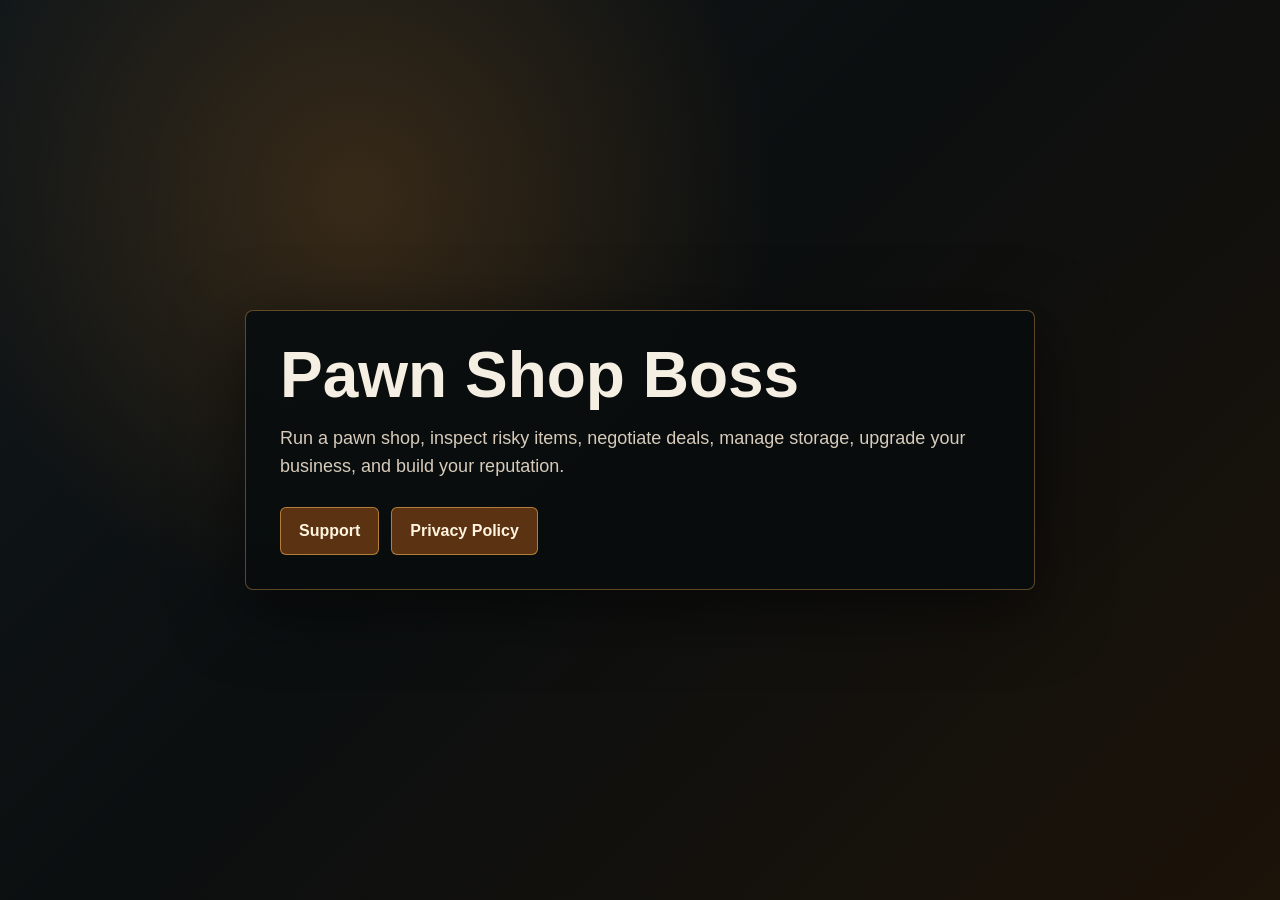
<file: pawn/index.html>
<!doctype html>
<html lang="en">
  <head>
    <meta charset="utf-8" />
    <meta name="viewport" content="width=device-width, initial-scale=1" />
    <title>Pawn Shop Boss</title>
    <style>
      :root {
        color-scheme: dark;
        font-family: Inter, "Segoe UI", Arial, sans-serif;
        background: #090d0e;
        color: #f5efe3;
      }

      body {
        margin: 0;
        min-height: 100vh;
        display: grid;
        place-items: center;
        background:
          radial-gradient(circle at 28% 22%, rgba(137, 87, 31, 0.34), transparent 36%),
          linear-gradient(135deg, #111719 0%, #0b0f10 44%, #1c1309 100%);
      }

      main {
        width: min(720px, calc(100% - 40px));
        padding: 34px;
        border: 1px solid rgba(214, 155, 76, 0.42);
        border-radius: 8px;
        background: rgba(8, 13, 14, 0.9);
        box-shadow: 0 18px 70px rgba(0, 0, 0, 0.56);
      }

      h1 {
        margin: 0 0 12px;
        font-size: clamp(34px, 7vw, 64px);
        line-height: 0.96;
      }

      p {
        color: #d7cbbb;
        font-size: 18px;
        line-height: 1.55;
      }

      nav {
        display: flex;
        flex-wrap: wrap;
        gap: 12px;
        margin-top: 26px;
      }

      a {
        color: #ffe0a3;
      }

      nav a {
        display: inline-flex;
        min-height: 46px;
        align-items: center;
        padding: 0 18px;
        border: 1px solid rgba(214, 155, 76, 0.72);
        border-radius: 6px;
        background: #5b3312;
        color: #fff4df;
        font-weight: 800;
        text-decoration: none;
      }
    </style>
  </head>
  <body>
    <main>
      <h1>Pawn Shop Boss</h1>
      <p>
        Run a pawn shop, inspect risky items, negotiate deals, manage storage,
        upgrade your business, and build your reputation.
      </p>
      <nav>
        <a href="./support/">Support</a>
        <a href="./privacy/">Privacy Policy</a>
      </nav>
    </main>
  </body>
</html>
</file>
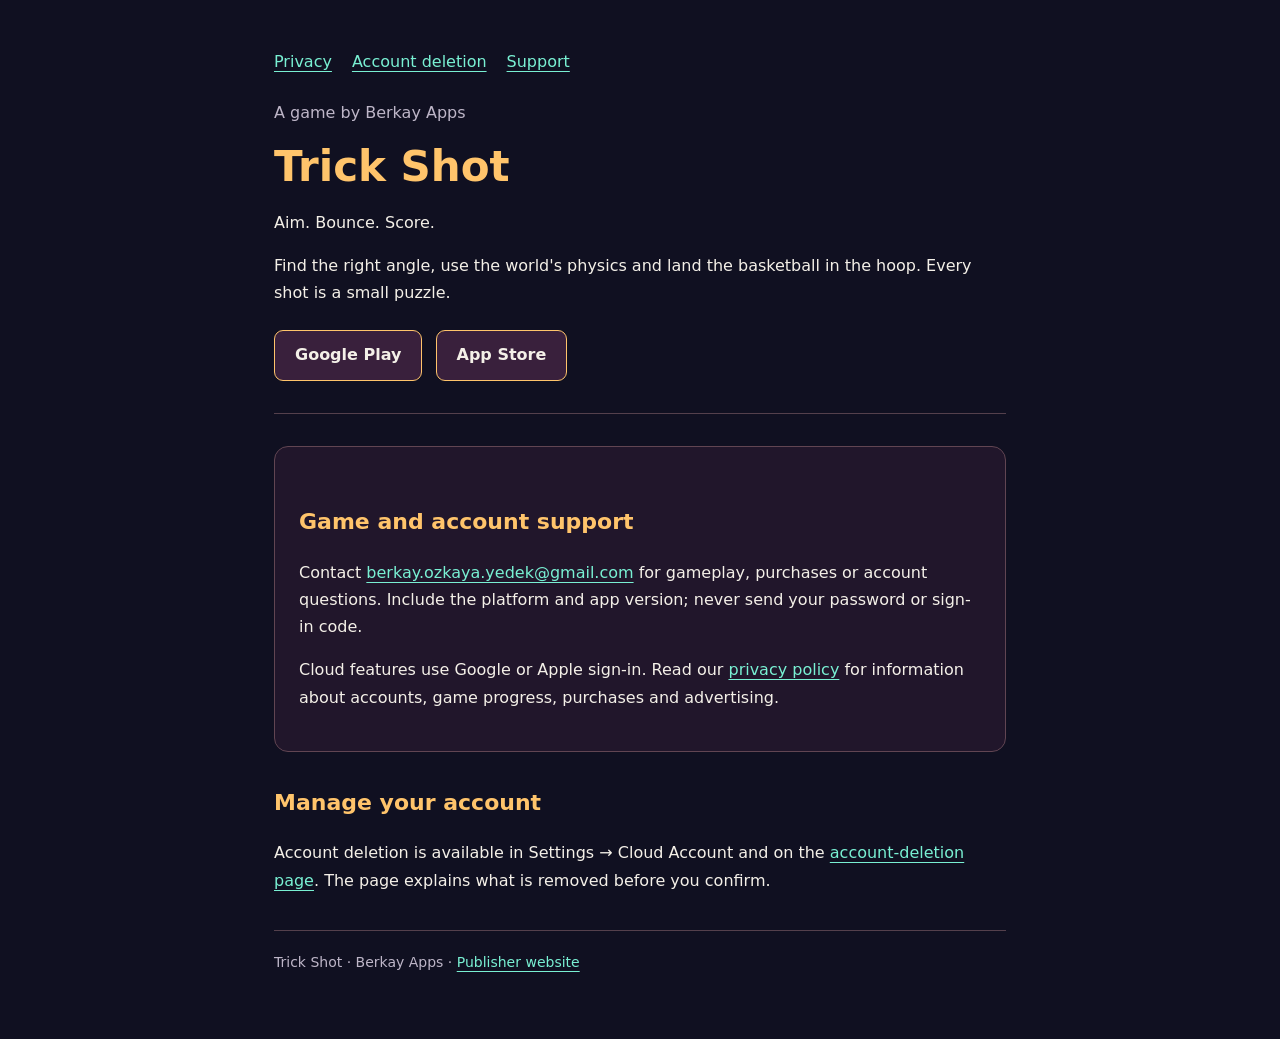
<file: trick-shot/index.html>
<!doctype html>
<html lang="en">
<head>
  <meta charset="utf-8">
  <meta name="viewport" content="width=device-width,initial-scale=1">
  <title>Trick Shot — Aim, Bounce, Score</title>
  <meta name="description" content="Trick Shot, a physics-based basketball puzzle game by Berkay Apps. Official game links, account support and privacy information.">
  <link rel="stylesheet" href="style.css">
</head>
<body><main>
  <header>
    <nav><a href="privacy.html">Privacy</a><a href="delete-account.html">Account deletion</a><a href="mailto:berkay.ozkaya.yedek@gmail.com">Support</a></nav>
    <p class="meta">A game by Berkay Apps</p>
    <h1>Trick Shot</h1>
    <p>Aim. Bounce. Score.</p>
    <p>Find the right angle, use the world's physics and land the basketball in the hoop. Every shot is a small puzzle.</p>
    <a class="button" href="https://play.google.com/store/apps/details?id=com.BerkayApps.TrickShot">Google Play</a>
    <a class="button" href="https://apps.apple.com/app/id6776158321">App Store</a>
  </header>
  <section class="card">
    <h2>Game and account support</h2>
    <p>Contact <a href="mailto:berkay.ozkaya.yedek@gmail.com">berkay.ozkaya.yedek@gmail.com</a> for gameplay, purchases or account questions. Include the platform and app version; never send your password or sign-in code.</p>
    <p>Cloud features use Google or Apple sign-in. Read our <a href="privacy.html">privacy policy</a> for information about accounts, game progress, purchases and advertising.</p>
  </section>
  <section>
    <h2>Manage your account</h2>
    <p>Account deletion is available in Settings → Cloud Account and on the <a href="delete-account.html">account-deletion page</a>. The page explains what is removed before you confirm.</p>
  </section>
  <footer>Trick Shot · Berkay Apps · <a href="https://berkayozkya.github.io/">Publisher website</a></footer>
</main></body>
</html>
</file>
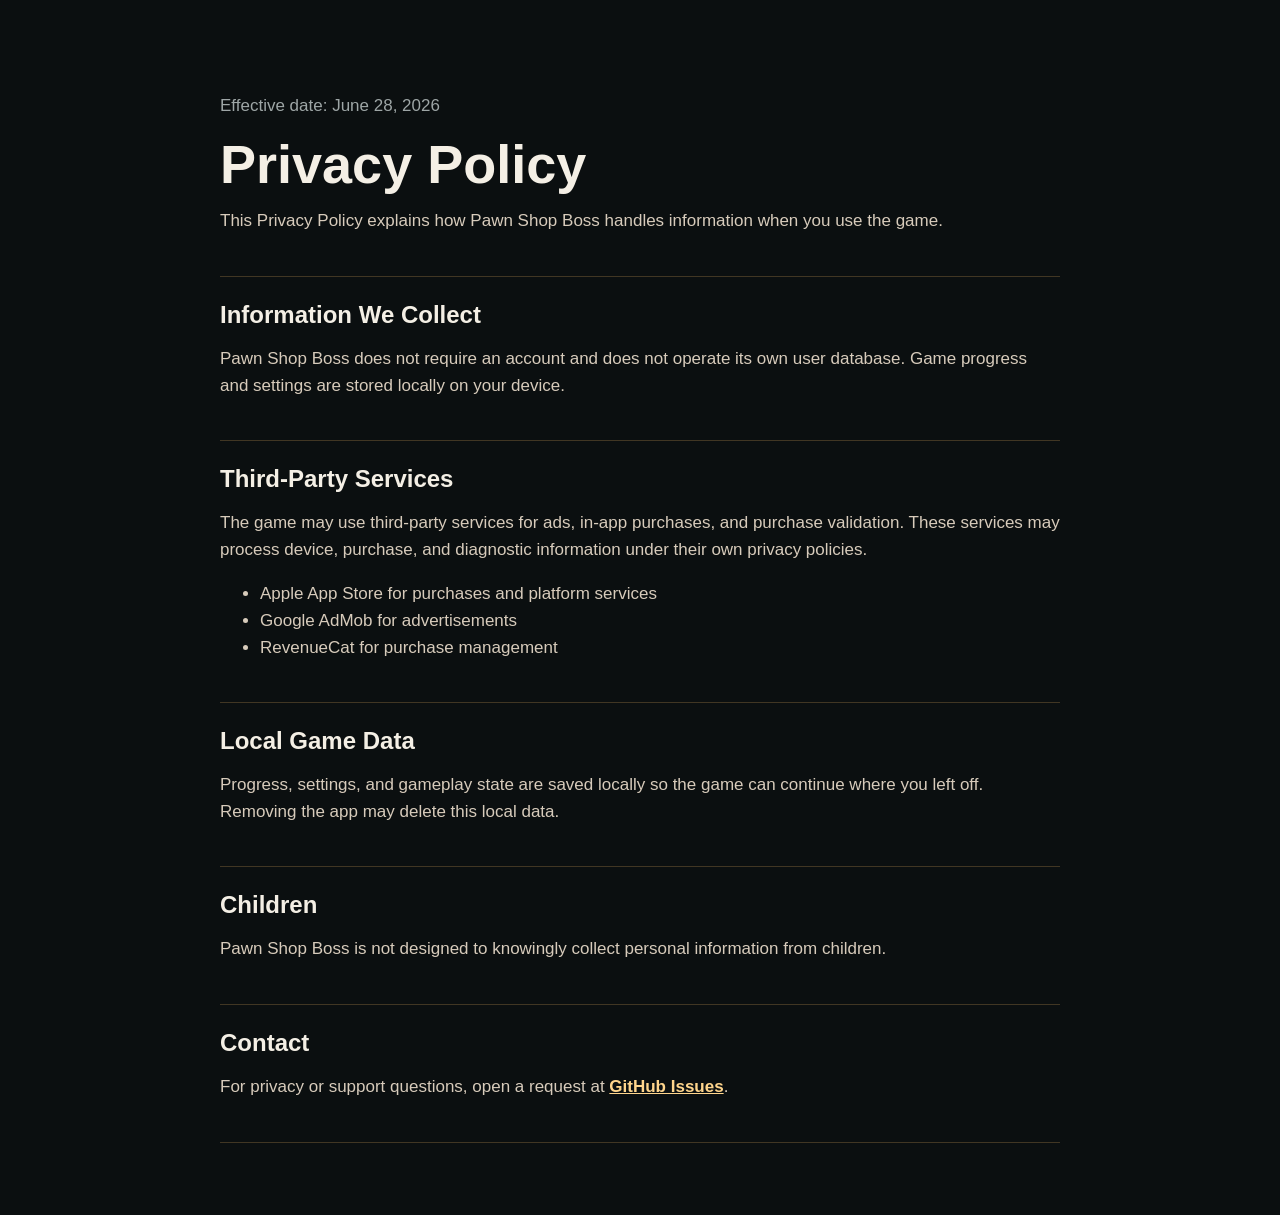
<file: pawn/privacy/index.html>
<!doctype html>
<html lang="en">
  <head>
    <meta charset="utf-8" />
    <meta name="viewport" content="width=device-width, initial-scale=1" />
    <title>Pawn Shop Boss Privacy Policy</title>
    <style>
      :root {
        color-scheme: light dark;
        font-family: Inter, "Segoe UI", Arial, sans-serif;
        background: #0b0f10;
        color: #f4efe5;
      }

      body {
        margin: 0;
        background: #0b0f10;
      }

      main {
        width: min(840px, calc(100% - 36px));
        margin: 0 auto;
        padding: 52px 0 72px;
      }

      header,
      section {
        border-bottom: 1px solid rgba(226, 170, 91, 0.25);
        padding: 24px 0;
      }

      h1 {
        margin: 0 0 12px;
        font-size: clamp(32px, 6vw, 54px);
        line-height: 1;
      }

      h2 {
        margin: 0 0 14px;
        font-size: 24px;
      }

      p,
      li {
        color: #d7cbbb;
        font-size: 17px;
        line-height: 1.58;
      }

      a {
        color: #ffd58c;
        font-weight: 700;
      }

      .muted {
        color: #9ea6a6;
      }
    </style>
  </head>
  <body>
    <main>
      <header>
        <p class="muted">Effective date: June 28, 2026</p>
        <h1>Privacy Policy</h1>
        <p>
          This Privacy Policy explains how Pawn Shop Boss handles information
          when you use the game.
        </p>
      </header>

      <section>
        <h2>Information We Collect</h2>
        <p>
          Pawn Shop Boss does not require an account and does not operate its own
          user database. Game progress and settings are stored locally on your
          device.
        </p>
      </section>

      <section>
        <h2>Third-Party Services</h2>
        <p>
          The game may use third-party services for ads, in-app purchases, and
          purchase validation. These services may process device, purchase, and
          diagnostic information under their own privacy policies.
        </p>
        <ul>
          <li>Apple App Store for purchases and platform services</li>
          <li>Google AdMob for advertisements</li>
          <li>RevenueCat for purchase management</li>
        </ul>
      </section>

      <section>
        <h2>Local Game Data</h2>
        <p>
          Progress, settings, and gameplay state are saved locally so the game can
          continue where you left off. Removing the app may delete this local data.
        </p>
      </section>

      <section>
        <h2>Children</h2>
        <p>
          Pawn Shop Boss is not designed to knowingly collect personal
          information from children.
        </p>
      </section>

      <section>
        <h2>Contact</h2>
        <p>
          For privacy or support questions, open a request at
          <a href="https://github.com/berkayozkya/berkayozkya.github.io/issues">GitHub Issues</a>.
        </p>
      </section>
    </main>
  </body>
</html>
</file>
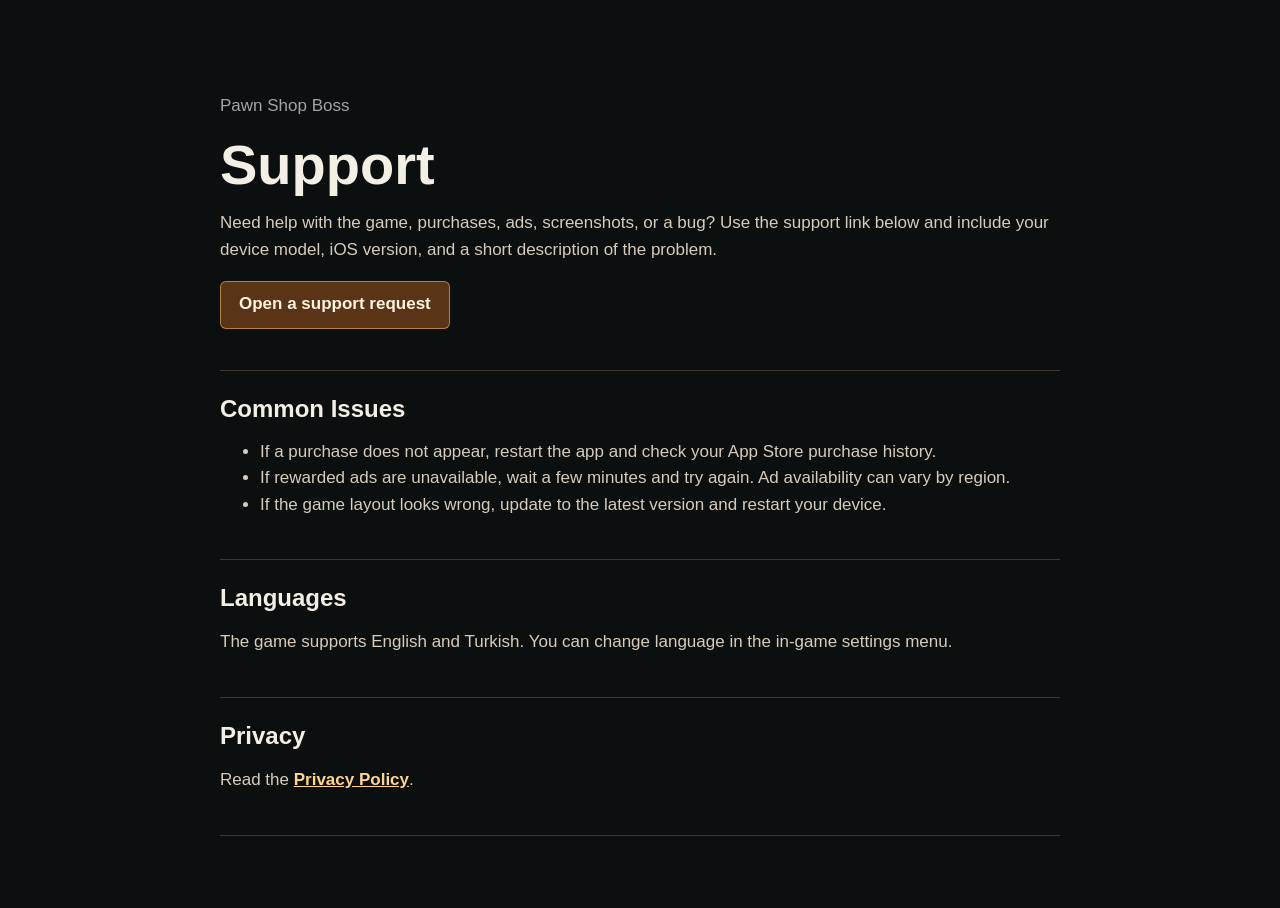
<file: pawn/support/index.html>
<!doctype html>
<html lang="en">
  <head>
    <meta charset="utf-8" />
    <meta name="viewport" content="width=device-width, initial-scale=1" />
    <title>Pawn Shop Boss Support</title>
    <style>
      :root {
        color-scheme: light dark;
        font-family: Inter, "Segoe UI", Arial, sans-serif;
        background: #0b0f10;
        color: #f4efe5;
      }

      body {
        margin: 0;
        background: #0b0f10;
      }

      main {
        width: min(840px, calc(100% - 36px));
        margin: 0 auto;
        padding: 52px 0 72px;
      }

      header,
      section {
        border-bottom: 1px solid rgba(226, 170, 91, 0.25);
        padding: 24px 0;
      }

      h1 {
        margin: 0 0 12px;
        font-size: clamp(34px, 7vw, 56px);
        line-height: 1;
      }

      h2 {
        margin: 0 0 14px;
        font-size: 24px;
      }

      p,
      li {
        color: #d7cbbb;
        font-size: 17px;
        line-height: 1.58;
      }

      a {
        color: #ffd58c;
        font-weight: 700;
      }

      .button {
        display: inline-flex;
        align-items: center;
        min-height: 46px;
        padding: 0 18px;
        border: 1px solid rgba(226, 170, 91, 0.65);
        border-radius: 6px;
        background: #5a3416;
        color: #fff4df;
        text-decoration: none;
      }

      .muted {
        color: #9ea6a6;
      }
    </style>
  </head>
  <body>
    <main>
      <header>
        <p class="muted">Pawn Shop Boss</p>
        <h1>Support</h1>
        <p>
          Need help with the game, purchases, ads, screenshots, or a bug? Use the
          support link below and include your device model, iOS version, and a
          short description of the problem.
        </p>
        <p>
          <a class="button" href="https://github.com/berkayozkya/berkayozkya.github.io/issues">Open a support request</a>
        </p>
      </header>

      <section>
        <h2>Common Issues</h2>
        <ul>
          <li>If a purchase does not appear, restart the app and check your App Store purchase history.</li>
          <li>If rewarded ads are unavailable, wait a few minutes and try again. Ad availability can vary by region.</li>
          <li>If the game layout looks wrong, update to the latest version and restart your device.</li>
        </ul>
      </section>

      <section>
        <h2>Languages</h2>
        <p>The game supports English and Turkish. You can change language in the in-game settings menu.</p>
      </section>

      <section>
        <h2>Privacy</h2>
        <p>Read the <a href="../privacy/">Privacy Policy</a>.</p>
      </section>
    </main>
  </body>
</html>
</file>
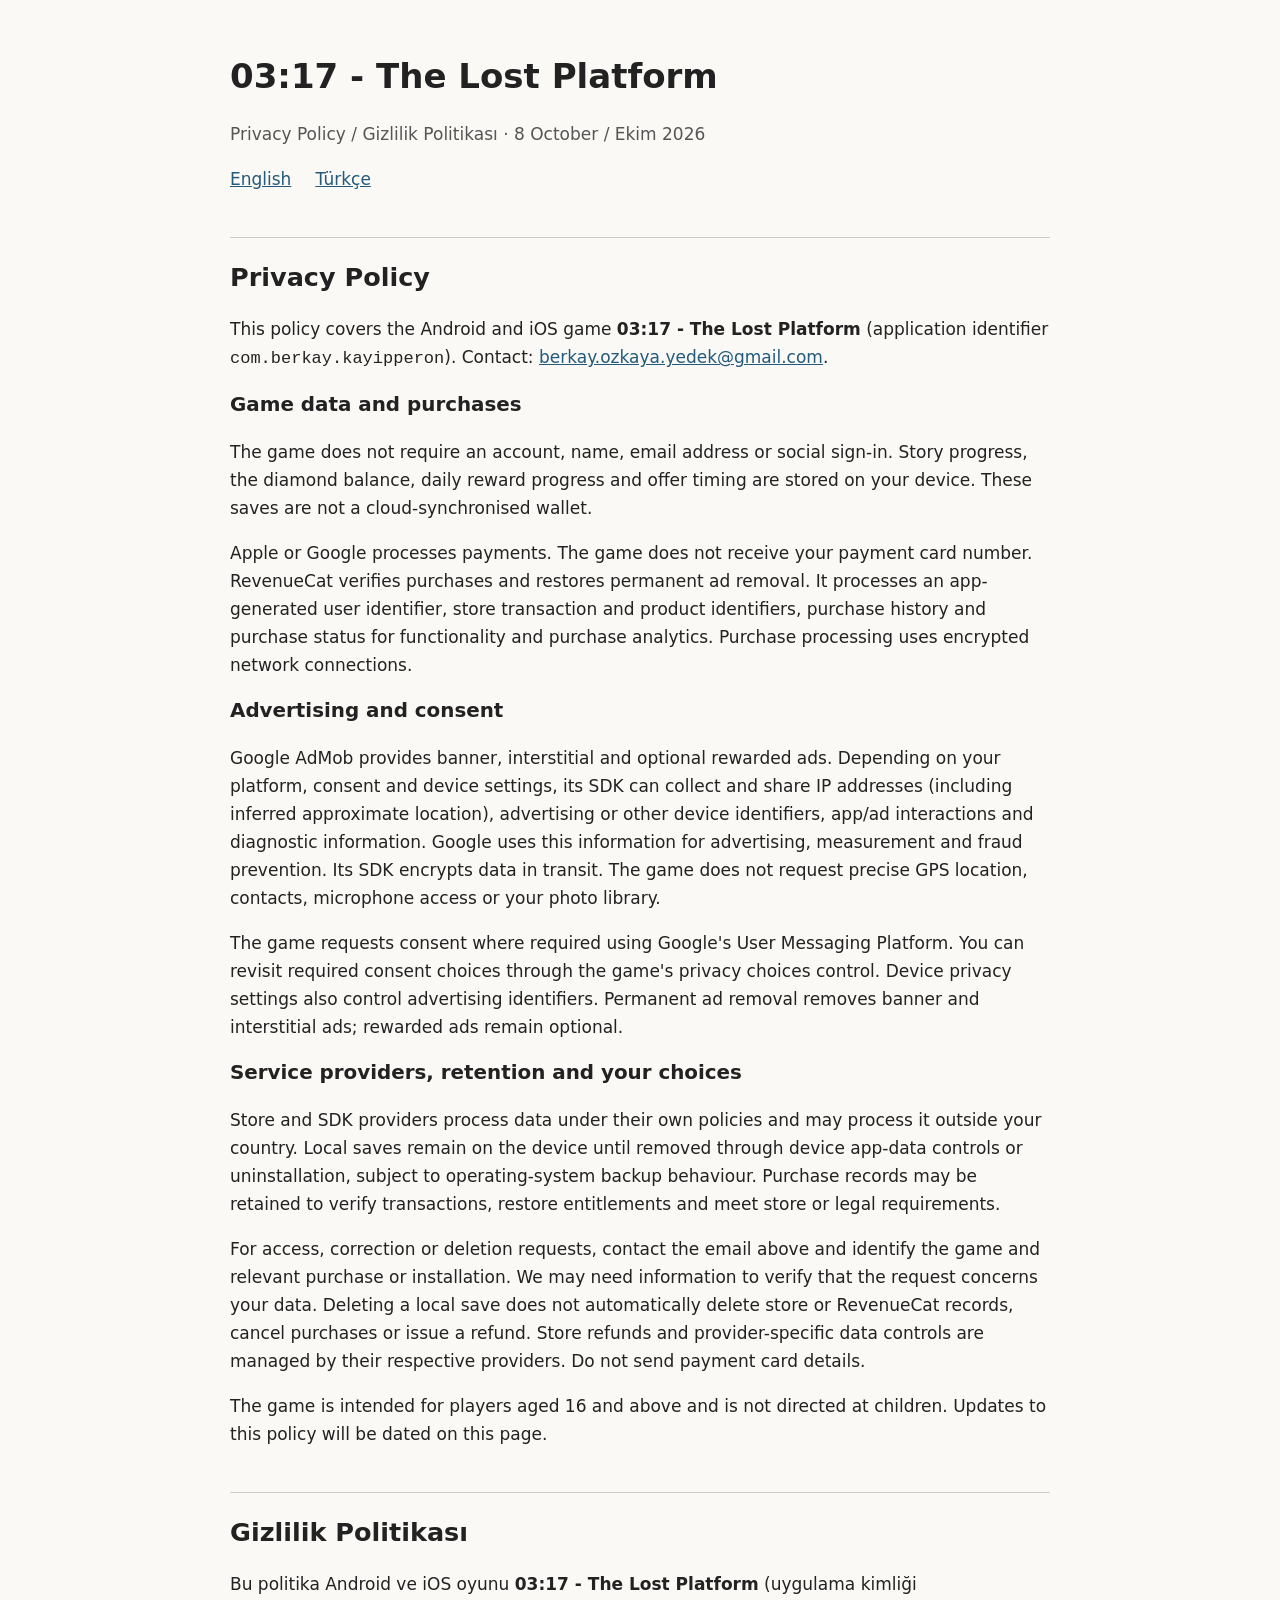
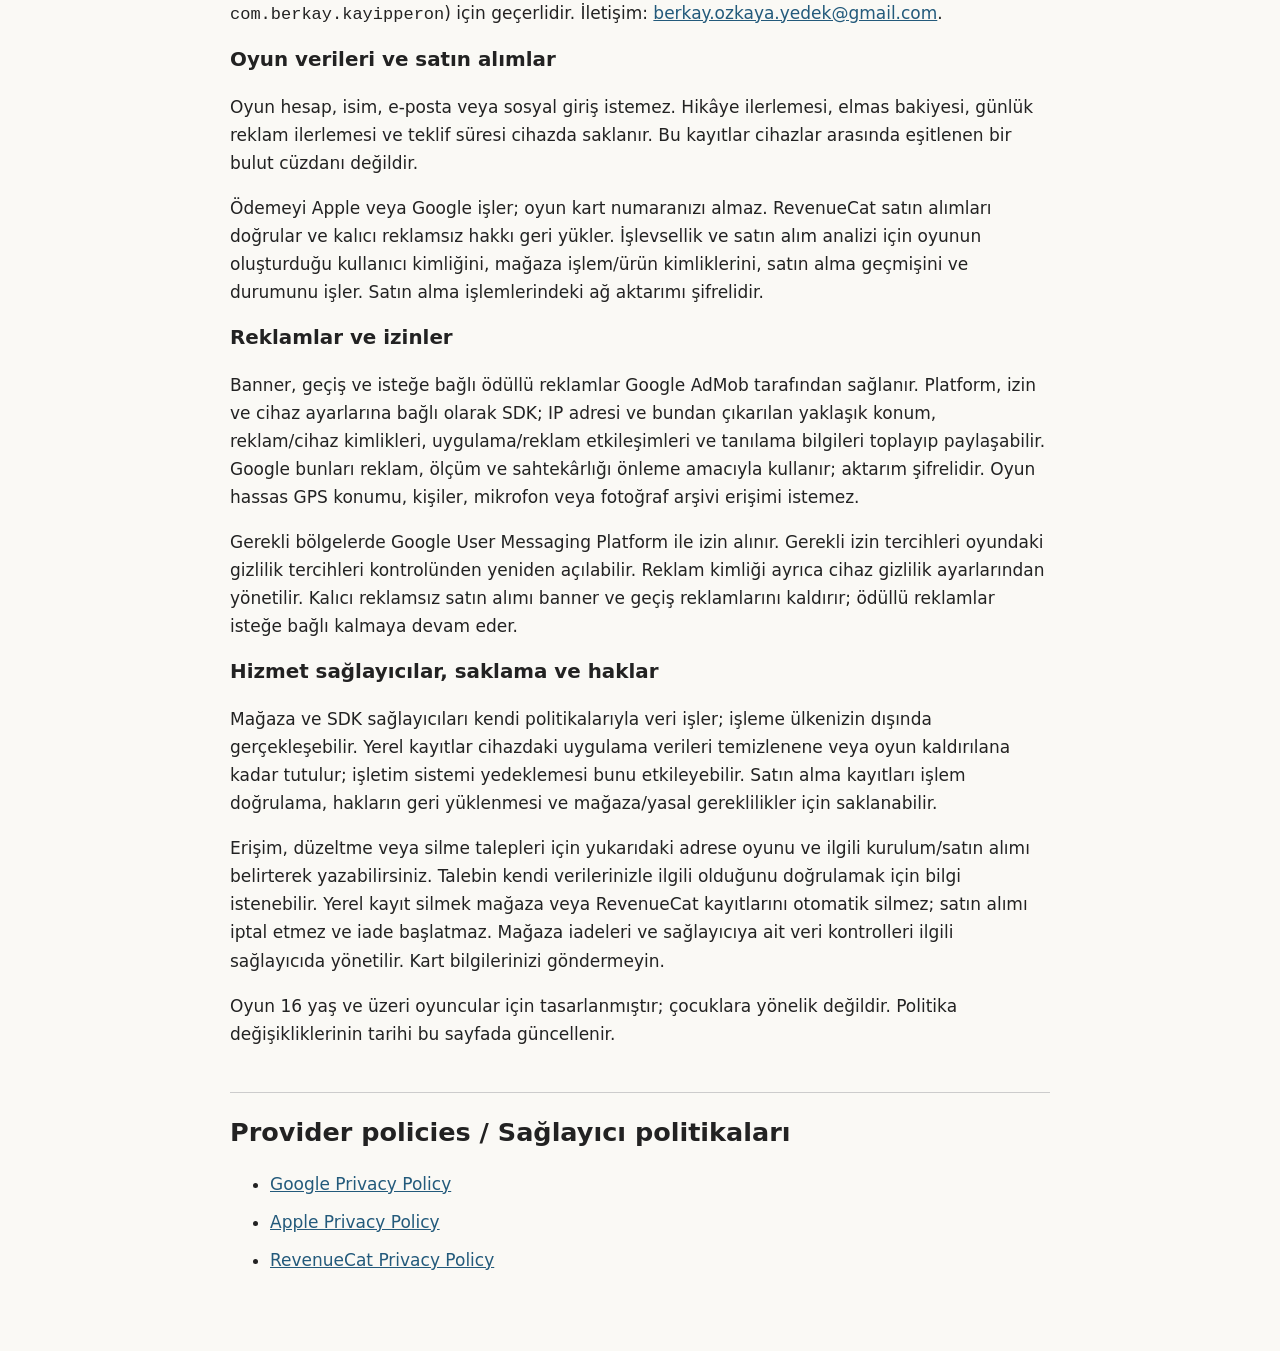
<file: lost-platform/privacy-policy.html>
<!doctype html>
<html lang="en">
<meta charset="utf-8">
<meta name="viewport" content="width=device-width,initial-scale=1">
<title>03:17 - The Lost Platform — Privacy Policy</title>
<style>
body{font:17px/1.65 system-ui,sans-serif;color:#222;background:#faf9f5;margin:0}
main{max-width:820px;margin:auto;padding:32px 24px 64px}h1,h2,h3{line-height:1.25}
h2{margin-top:44px;border-top:1px solid #ccc;padding-top:24px}a{color:#235a7b}
li{margin-bottom:10px}.date{color:#555}nav{display:flex;gap:24px}
</style>
<main>
<h1>03:17 - The Lost Platform</h1>
<p class="date">Privacy Policy / Gizlilik Politikası · 8 October / Ekim 2026</p>
<nav><a href="#english">English</a><a href="#turkce">Türkçe</a></nav>
<section id="english" lang="en">
<h2>Privacy Policy</h2>
<p>This policy covers the Android and iOS game <strong>03:17 - The Lost Platform</strong>
(application identifier <code>com.berkay.kayipperon</code>). Contact:
<a href="mailto:berkay.ozkaya.yedek@gmail.com">berkay.ozkaya.yedek@gmail.com</a>.</p>
<h3>Game data and purchases</h3>
<p>The game does not require an account, name, email address or social sign-in.
Story progress, the diamond balance, daily reward progress and offer timing are
stored on your device. These saves are not a cloud-synchronised wallet.</p>
<p>Apple or Google processes payments. The game does not receive your payment card
number. RevenueCat verifies purchases and restores permanent ad removal. It
processes an app-generated user identifier, store transaction and product
identifiers, purchase history and purchase status for functionality and purchase
analytics. Purchase processing uses encrypted network connections.</p>
<h3>Advertising and consent</h3>
<p>Google AdMob provides banner, interstitial and optional rewarded ads. Depending
on your platform, consent and device settings, its SDK can collect and share IP
addresses (including inferred approximate location), advertising or other device
identifiers, app/ad interactions and diagnostic information. Google uses this
information for advertising, measurement and fraud prevention. Its SDK encrypts
data in transit. The game does not request precise GPS location, contacts,
microphone access or your photo library.</p>
<p>The game requests consent where required using Google's User Messaging Platform.
You can revisit required consent choices through the game's privacy choices
control. Device privacy settings also control advertising identifiers. Permanent
ad removal removes banner and interstitial ads; rewarded ads remain optional.</p>
<h3>Service providers, retention and your choices</h3>
<p>Store and SDK providers process data under their own policies and may process
it outside your country. Local saves remain on the device until removed through
device app-data controls or uninstallation, subject to operating-system backup
behaviour. Purchase records may be retained to verify transactions, restore
entitlements and meet store or legal requirements.</p>
<p>For access, correction or deletion requests, contact the email above and identify
the game and relevant purchase or installation. We may need information to verify
that the request concerns your data. Deleting a local save does not automatically
delete store or RevenueCat records, cancel purchases or issue a refund. Store
refunds and provider-specific data controls are managed by their respective
providers. Do not send payment card details.</p>
<p>The game is intended for players aged 16 and above and is not directed at
children. Updates to this policy will be dated on this page.</p>
</section>
<section id="turkce" lang="tr">
<h2>Gizlilik Politikası</h2>
<p>Bu politika Android ve iOS oyunu <strong>03:17 - The Lost Platform</strong>
(uygulama kimliği <code>com.berkay.kayipperon</code>) için geçerlidir. İletişim:
<a href="mailto:berkay.ozkaya.yedek@gmail.com">berkay.ozkaya.yedek@gmail.com</a>.</p>
<h3>Oyun verileri ve satın alımlar</h3>
<p>Oyun hesap, isim, e-posta veya sosyal giriş istemez. Hikâye ilerlemesi, elmas
bakiyesi, günlük reklam ilerlemesi ve teklif süresi cihazda saklanır. Bu kayıtlar
cihazlar arasında eşitlenen bir bulut cüzdanı değildir.</p>
<p>Ödemeyi Apple veya Google işler; oyun kart numaranızı almaz. RevenueCat satın
alımları doğrular ve kalıcı reklamsız hakkı geri yükler. İşlevsellik ve satın alım
analizi için oyunun oluşturduğu kullanıcı kimliğini, mağaza işlem/ürün
kimliklerini, satın alma geçmişini ve durumunu işler. Satın alma işlemlerindeki
ağ aktarımı şifrelidir.</p>
<h3>Reklamlar ve izinler</h3>
<p>Banner, geçiş ve isteğe bağlı ödüllü reklamlar Google AdMob tarafından sağlanır.
Platform, izin ve cihaz ayarlarına bağlı olarak SDK; IP adresi ve bundan çıkarılan
yaklaşık konum, reklam/cihaz kimlikleri, uygulama/reklam etkileşimleri ve tanılama
bilgileri toplayıp paylaşabilir. Google bunları reklam, ölçüm ve sahtekârlığı
önleme amacıyla kullanır; aktarım şifrelidir. Oyun hassas GPS konumu, kişiler,
mikrofon veya fotoğraf arşivi erişimi istemez.</p>
<p>Gerekli bölgelerde Google User Messaging Platform ile izin alınır. Gerekli
izin tercihleri oyundaki gizlilik tercihleri kontrolünden yeniden açılabilir.
Reklam kimliği ayrıca cihaz gizlilik ayarlarından yönetilir. Kalıcı reklamsız
satın alımı banner ve geçiş reklamlarını kaldırır; ödüllü reklamlar isteğe bağlı
kalmaya devam eder.</p>
<h3>Hizmet sağlayıcılar, saklama ve haklar</h3>
<p>Mağaza ve SDK sağlayıcıları kendi politikalarıyla veri işler; işleme ülkenizin
dışında gerçekleşebilir. Yerel kayıtlar cihazdaki uygulama verileri temizlenene
veya oyun kaldırılana kadar tutulur; işletim sistemi yedeklemesi bunu
etkileyebilir. Satın alma kayıtları işlem doğrulama, hakların geri yüklenmesi
ve mağaza/yasal gereklilikler için saklanabilir.</p>
<p>Erişim, düzeltme veya silme talepleri için yukarıdaki adrese oyunu ve ilgili
kurulum/satın alımı belirterek yazabilirsiniz. Talebin kendi verilerinizle ilgili
olduğunu doğrulamak için bilgi istenebilir. Yerel kayıt silmek mağaza veya
RevenueCat kayıtlarını otomatik silmez; satın alımı iptal etmez ve iade başlatmaz.
Mağaza iadeleri ve sağlayıcıya ait veri kontrolleri ilgili sağlayıcıda yönetilir.
Kart bilgilerinizi göndermeyin.</p>
<p>Oyun 16 yaş ve üzeri oyuncular için tasarlanmıştır; çocuklara yönelik değildir.
Politika değişikliklerinin tarihi bu sayfada güncellenir.</p>
</section>
<h2>Provider policies / Sağlayıcı politikaları</h2>
<ul>
<li><a href="https://policies.google.com/privacy">Google Privacy Policy</a></li>
<li><a href="https://www.apple.com/legal/privacy/">Apple Privacy Policy</a></li>
<li><a href="https://www.revenuecat.com/privacy/">RevenueCat Privacy Policy</a></li>
</ul>
</main>
</html>
</file>
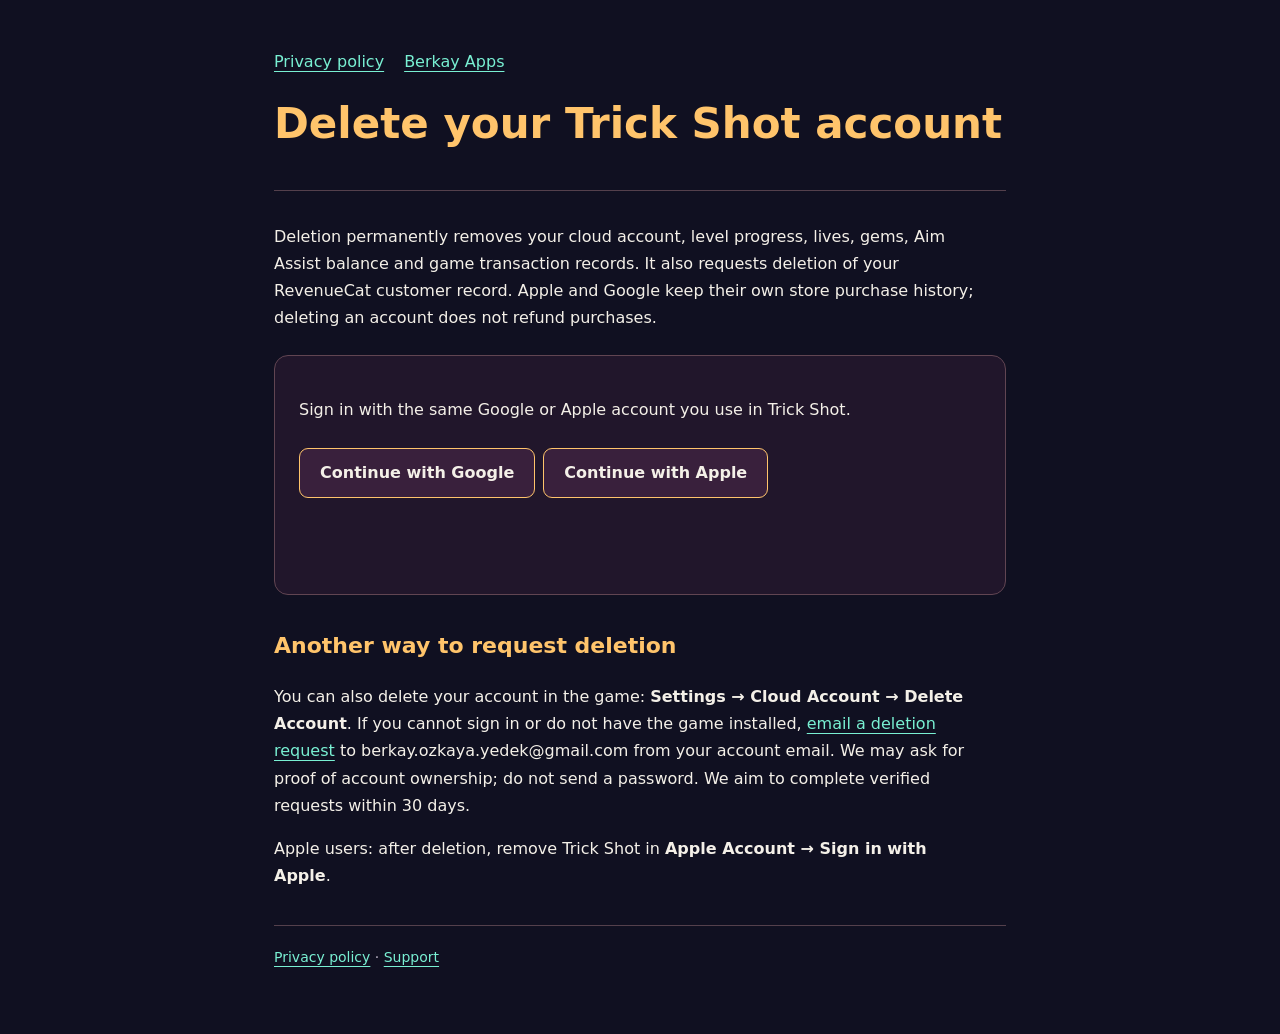
<file: trick-shot/delete-account.html>
<!doctype html><html lang="en"><head><meta charset="utf-8"><meta name="viewport" content="width=device-width,initial-scale=1"><title>Trick Shot — Delete Account</title><meta name="description" content="Delete your Trick Shot account and game data, or contact account-deletion support without reinstalling the game."><meta name="referrer" content="no-referrer"><link rel="stylesheet" href="style.css"></head><body><main><header><nav><a href="privacy.html">Privacy policy</a><a href="https://berkayozkya.github.io/">Berkay Apps</a></nav><h1>Delete your Trick Shot account</h1></header><p>Deletion permanently removes your cloud account, level progress, lives, gems, Aim Assist balance and game transaction records. It also requests deletion of your RevenueCat customer record. Apple and Google keep their own store purchase history; deleting an account does not refund purchases.</p><section class="card"><div id="login"><p>Sign in with the same Google or Apple account you use in Trick Shot.</p><button id="google">Continue with Google</button><button id="apple">Continue with Apple</button></div><div id="signed" hidden><p id="identity"></p><label><input id="confirm" type="checkbox">I understand that my account and remaining game balances will be permanently deleted.</label><button id="delete" class="danger" disabled>Delete my Trick Shot account</button><button id="signout">Cancel and sign out</button></div><p id="status" role="status" aria-live="polite"></p></section><h2>Another way to request deletion</h2><p>You can also delete your account in the game: <strong>Settings → Cloud Account → Delete Account</strong>. If you cannot sign in or do not have the game installed, <a href="mailto:berkay.ozkaya.yedek@gmail.com?subject=Trick%20Shot%20account%20deletion&amp;body=Please%20delete%20my%20Trick%20Shot%20account%20and%20associated%20data.%0AAccount%20sign-in%20provider%20(Google%20or%20Apple)%3A%0AAccount%20email%20(or%20Apple%20relay%20email)%3A">email a deletion request</a> to berkay.ozkaya.yedek@gmail.com from your account email. We may ask for proof of account ownership; do not send a password. We aim to complete verified requests within 30 days.</p><p>Apple users: after deletion, remove Trick Shot in <strong>Apple Account → Sign in with Apple</strong>.</p><footer><a href="privacy.html">Privacy policy</a> · <a href="mailto:berkay.ozkaya.yedek@gmail.com">Support</a></footer><script src="delete-account.js"></script></main></body></html>
</file>
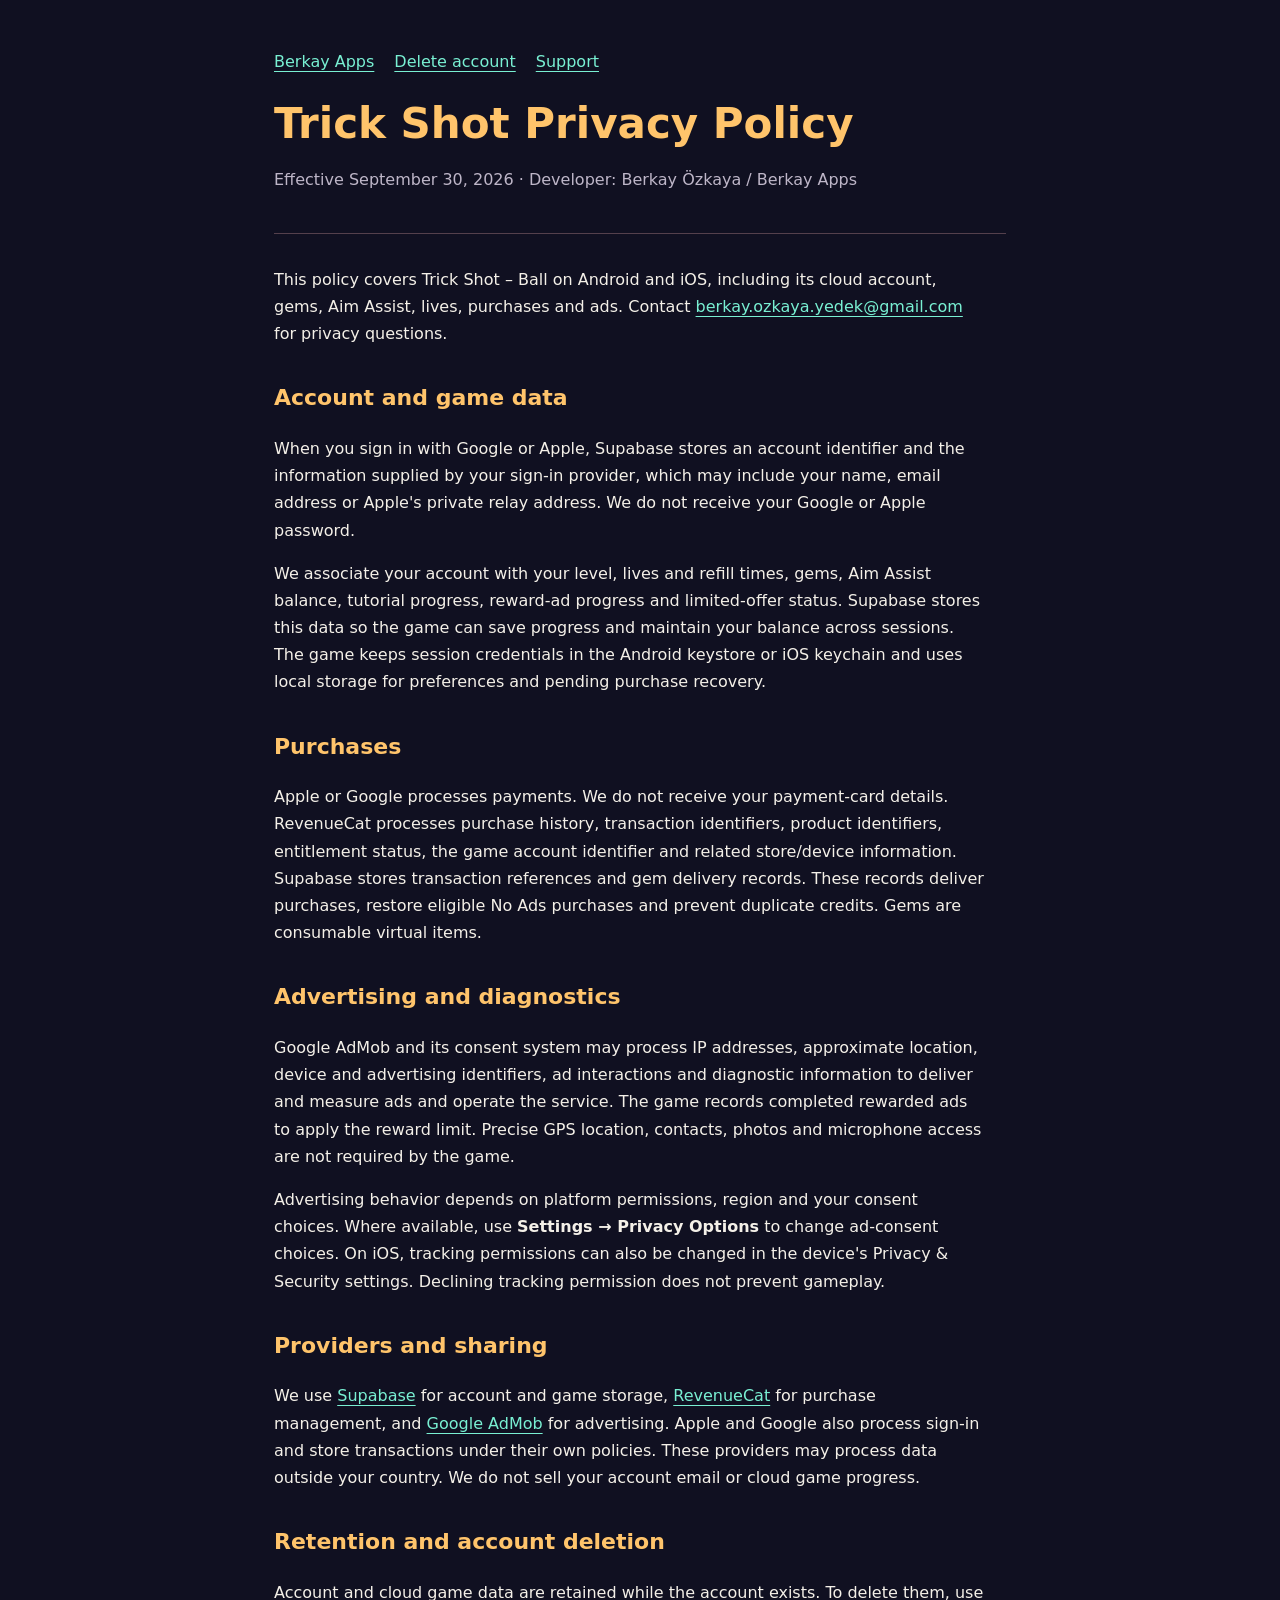
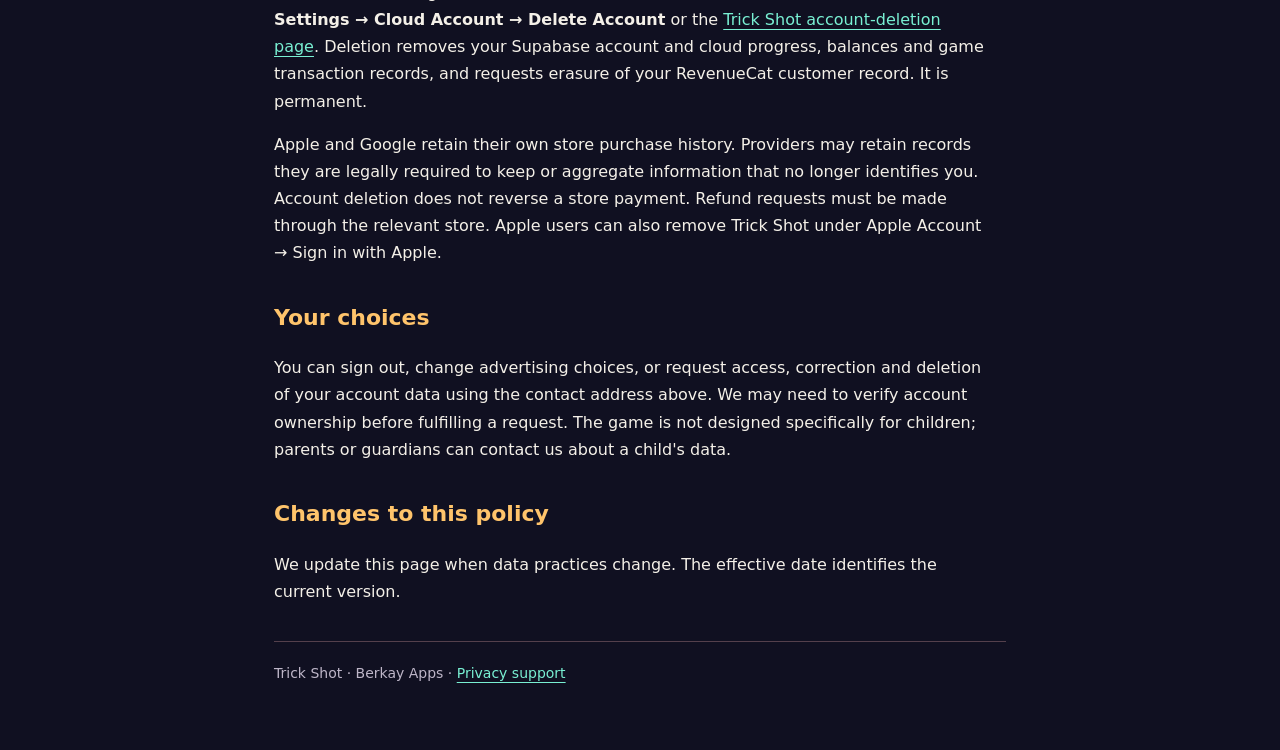
<file: trick-shot/privacy.html>
<!doctype html>
<html lang="en"><head><meta charset="utf-8"><meta name="viewport" content="width=device-width,initial-scale=1"><title>Trick Shot — Privacy Policy</title><meta name="description" content="How Trick Shot handles sign-in, cloud game progress, purchases and advertising, and how to delete your account."><link rel="stylesheet" href="style.css"></head>
<body><main><header><nav><a href="https://berkayozkya.github.io/">Berkay Apps</a><a href="delete-account.html">Delete account</a><a href="mailto:berkay.ozkaya.yedek@gmail.com">Support</a></nav><h1>Trick Shot Privacy Policy</h1><p class="meta">Effective September 30, 2026 · Developer: Berkay Özkaya / Berkay Apps</p></header>
<p>This policy covers Trick Shot – Ball on Android and iOS, including its cloud account, gems, Aim Assist, lives, purchases and ads. Contact <a href="mailto:berkay.ozkaya.yedek@gmail.com">berkay.ozkaya.yedek@gmail.com</a> for privacy questions.</p>
<h2>Account and game data</h2><p>When you sign in with Google or Apple, Supabase stores an account identifier and the information supplied by your sign-in provider, which may include your name, email address or Apple's private relay address. We do not receive your Google or Apple password.</p><p>We associate your account with your level, lives and refill times, gems, Aim Assist balance, tutorial progress, reward-ad progress and limited-offer status. Supabase stores this data so the game can save progress and maintain your balance across sessions. The game keeps session credentials in the Android keystore or iOS keychain and uses local storage for preferences and pending purchase recovery.</p>
<h2>Purchases</h2><p>Apple or Google processes payments. We do not receive your payment-card details. RevenueCat processes purchase history, transaction identifiers, product identifiers, entitlement status, the game account identifier and related store/device information. Supabase stores transaction references and gem delivery records. These records deliver purchases, restore eligible No Ads purchases and prevent duplicate credits. Gems are consumable virtual items.</p>
<h2>Advertising and diagnostics</h2><p>Google AdMob and its consent system may process IP addresses, approximate location, device and advertising identifiers, ad interactions and diagnostic information to deliver and measure ads and operate the service. The game records completed rewarded ads to apply the reward limit. Precise GPS location, contacts, photos and microphone access are not required by the game.</p><p>Advertising behavior depends on platform permissions, region and your consent choices. Where available, use <strong>Settings → Privacy Options</strong> to change ad-consent choices. On iOS, tracking permissions can also be changed in the device's Privacy &amp; Security settings. Declining tracking permission does not prevent gameplay.</p>
<h2>Providers and sharing</h2><p>We use <a href="https://supabase.com/privacy">Supabase</a> for account and game storage, <a href="https://www.revenuecat.com/privacy/">RevenueCat</a> for purchase management, and <a href="https://policies.google.com/privacy">Google AdMob</a> for advertising. Apple and Google also process sign-in and store transactions under their own policies. These providers may process data outside your country. We do not sell your account email or cloud game progress.</p>
<h2>Retention and account deletion</h2><p>Account and cloud game data are retained while the account exists. To delete them, use <strong>Settings → Cloud Account → Delete Account</strong> or the <a href="delete-account.html">Trick Shot account-deletion page</a>. Deletion removes your Supabase account and cloud progress, balances and game transaction records, and requests erasure of your RevenueCat customer record. It is permanent.</p><p>Apple and Google retain their own store purchase history. Providers may retain records they are legally required to keep or aggregate information that no longer identifies you. Account deletion does not reverse a store payment. Refund requests must be made through the relevant store. Apple users can also remove Trick Shot under Apple Account → Sign in with Apple.</p>
<h2>Your choices</h2><p>You can sign out, change advertising choices, or request access, correction and deletion of your account data using the contact address above. We may need to verify account ownership before fulfilling a request. The game is not designed specifically for children; parents or guardians can contact us about a child's data.</p>
<h2>Changes to this policy</h2><p>We update this page when data practices change. The effective date identifies the current version.</p><footer>Trick Shot · Berkay Apps · <a href="mailto:berkay.ozkaya.yedek@gmail.com">Privacy support</a></footer></main></body></html>
</file>
<file: trick-shot/style.css>
:root{color-scheme:dark;--bg:#101021;--card:#21162b;--text:#f4f0e8;--muted:#beb6c8;--accent:#ffc46b;--mint:#79f0d3}*{box-sizing:border-box}body{margin:0;background:var(--bg);color:var(--text);font:16px/1.7 system-ui,-apple-system,BlinkMacSystemFont,"Segoe UI",sans-serif}main{max-width:780px;margin:0 auto;padding:48px 24px 64px}header{margin-bottom:32px;border-bottom:1px solid #54404c;padding-bottom:24px}nav{display:flex;flex-wrap:wrap;gap:20px;margin-bottom:24px}a{color:var(--mint);text-underline-offset:4px}h1{font-size:clamp(28px,6vw,42px);line-height:1.2;color:var(--accent);margin:16px 0}h2{font-size:22px;margin-top:32px;color:var(--accent)}p,li{max-width:70ch}.meta,.muted{color:var(--muted)}.card{padding:24px;background:var(--card);border:1px solid #614552;border-radius:14px;margin:24px 0}button,.button{display:inline-block;border:1px solid var(--accent);border-radius:9px;background:#39203c;color:var(--text);font:600 16px/1.3 system-ui;padding:14px 20px;margin:8px 8px 8px 0;cursor:pointer;text-decoration:none}button:disabled{opacity:.55;cursor:wait}.danger{border-color:#ff657a;background:#842b42}label{display:block;margin:16px 0}input[type=checkbox]{width:18px;height:18px;vertical-align:middle;margin-right:8px}#status{min-height:2em;overflow-wrap:anywhere}footer{margin-top:36px;border-top:1px solid #54404c;padding-top:20px;font-size:14px;color:var(--muted)}:focus-visible{outline:3px solid var(--mint);outline-offset:4px}@media(max-width:480px){main{padding:28px 18px}.card{padding:18px}button,.button{width:100%;margin-right:0}}
</file>
